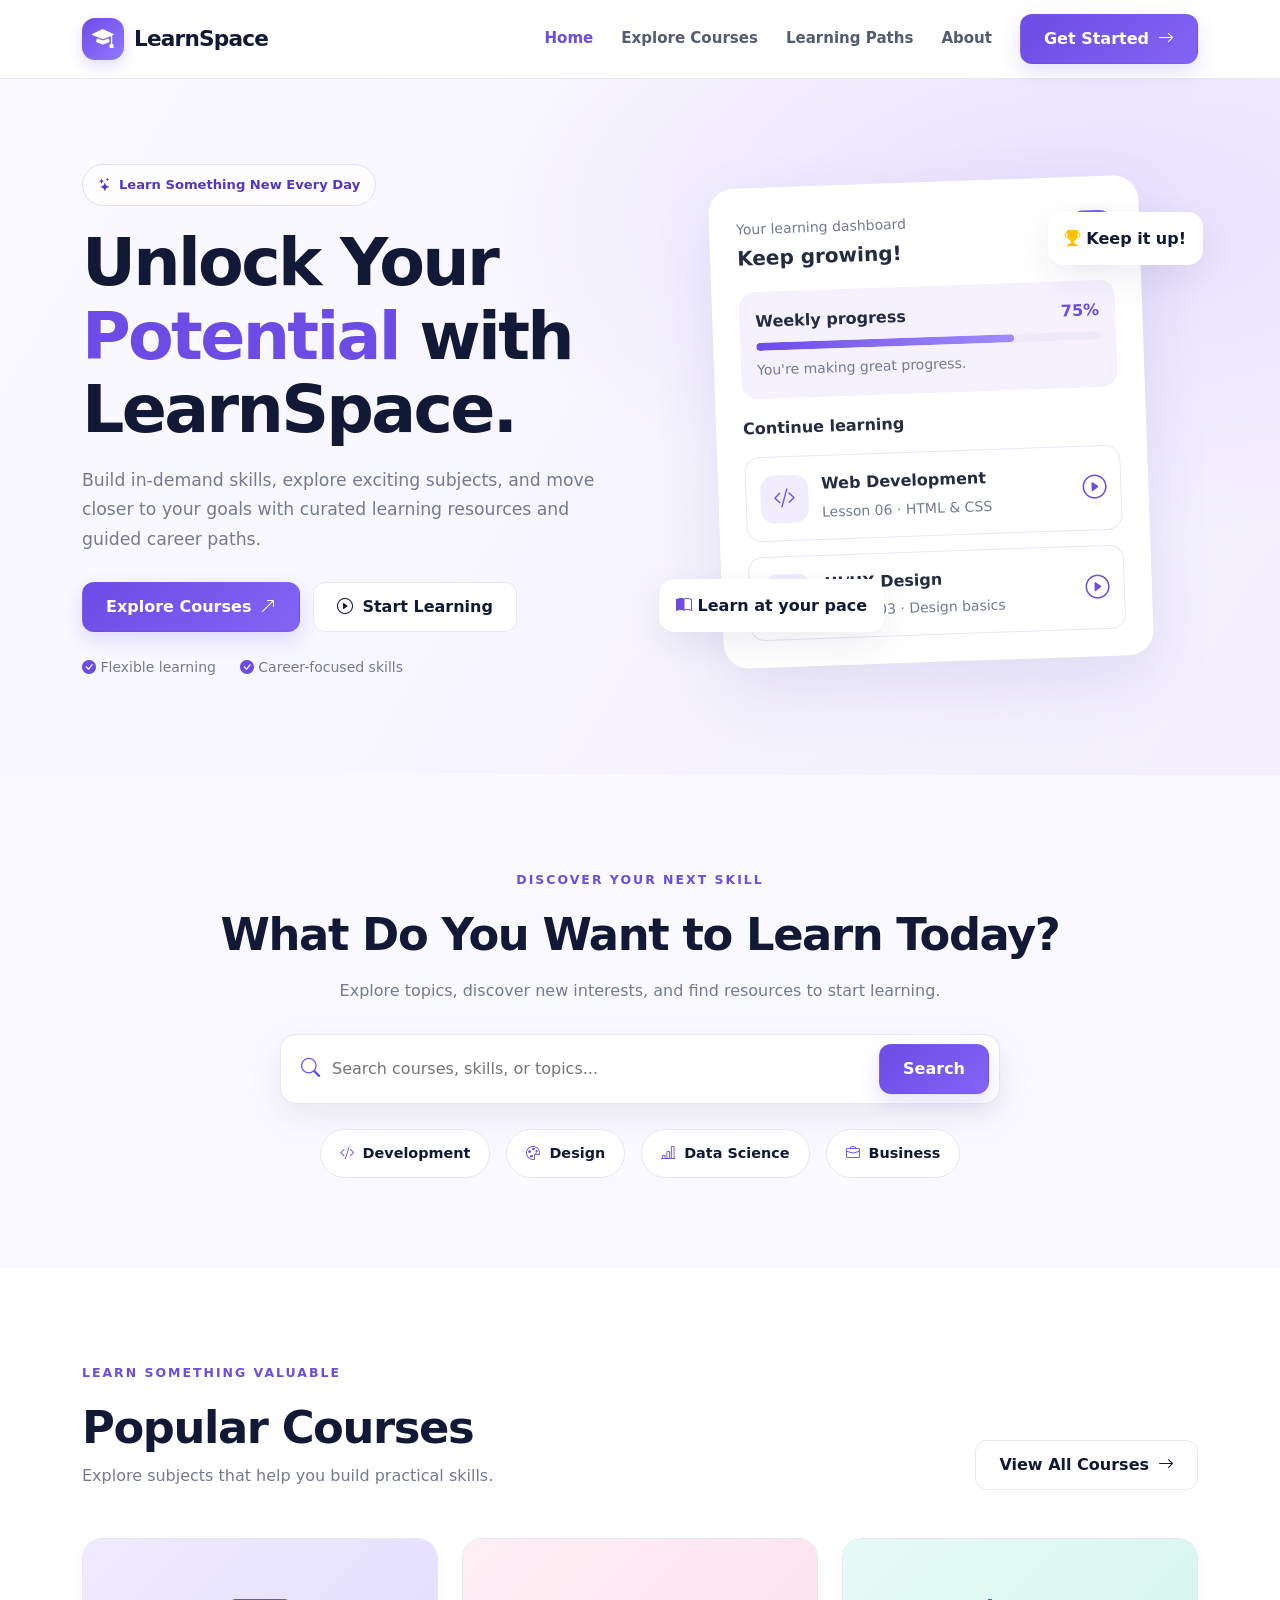
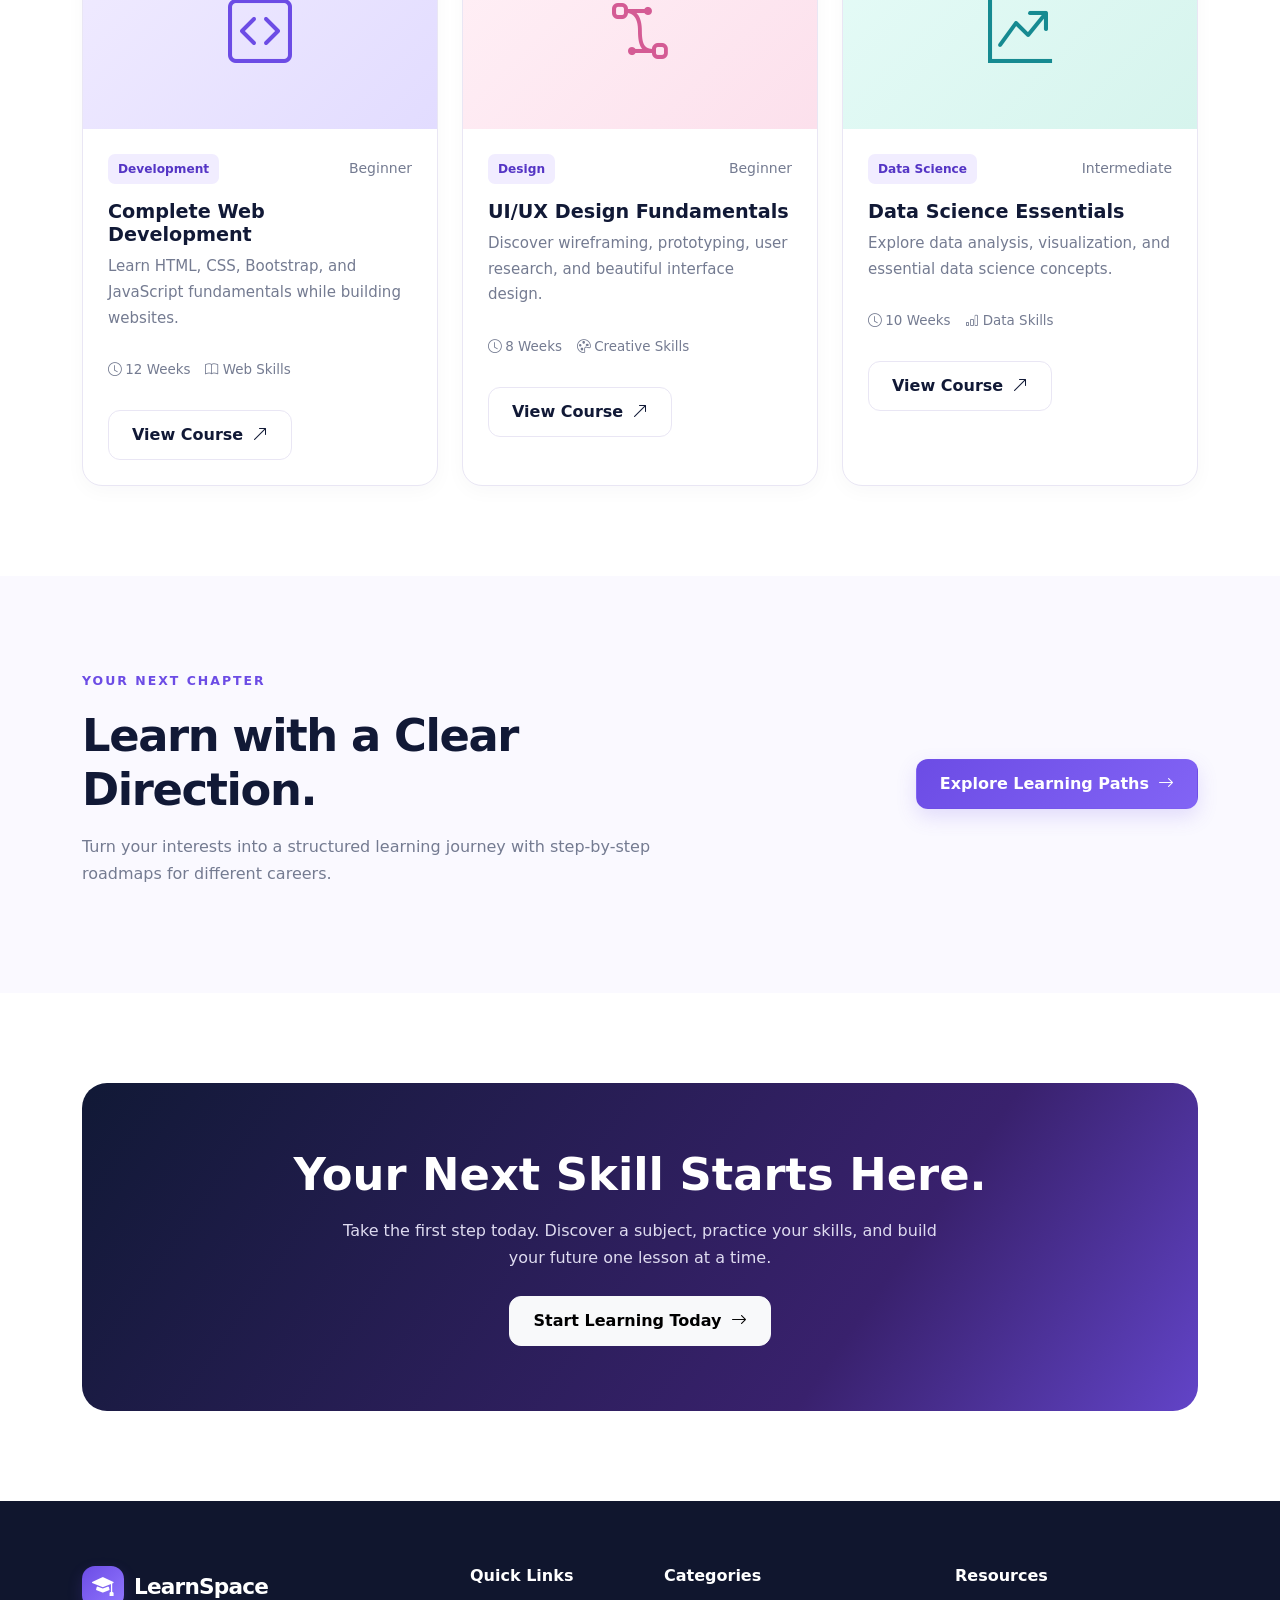
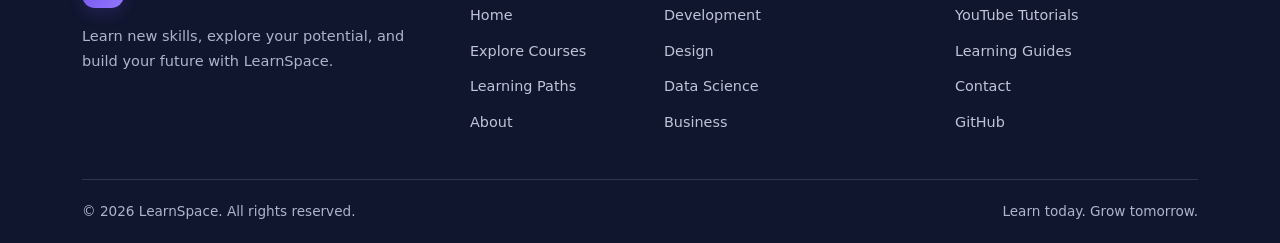
<file: index.html>
<!DOCTYPE html>
<html lang="en">
<head>
    <meta charset="UTF-8">
    <meta name="viewport" content="width=device-width, initial-scale=1.0">
    <meta name="description" content="LearnSpace helps you discover online courses and develop career-focused skills.">
    <title>LearnSpace | Learn Without Limits</title>

    <link href="https://cdn.jsdelivr.net/npm/bootstrap@5.3.3/dist/css/bootstrap.min.css" rel="stylesheet">
    <link href="https://cdn.jsdelivr.net/npm/bootstrap-icons@1.11.3/font/bootstrap-icons.min.css" rel="stylesheet">
    <link rel="stylesheet" href="style.css">
    <link rel="about" href="about.html">
    <link rel="learn" href="learning-paths.html">
    <link rel="course" href="courses.html">
    
</head>
<body>

<!-- Navbar -->
<header class="site-nav">
    <nav class="container nav-inner" aria-label="Main navigation">
        <a href="index.html" class="brand">
            <span class="brand-icon"><i class="bi bi-mortarboard-fill"></i></span>
            LearnSpace
        </a>

        <input type="checkbox" id="nav-toggle" class="nav-toggle">
        <label for="nav-toggle" class="nav-toggle-label" aria-label="Toggle navigation">
            <i class="bi bi-list"></i>
        </label>

        <div class="nav-links">
            <a href="index.html" class="active">Home</a>
            <a href="courses.html">Explore Courses</a>
            <a href="learning-paths.html">Learning Paths</a>
            <a href="about.html">About</a>
            <a href="courses.html" class="btn btn-primary-custom">Get Started <i class="bi bi-arrow-right"></i></a>
        </div>
    </nav>
</header>

<main>
    <!-- Hero -->
    <section class="hero">
        <div class="container">
            <div class="row align-items-center g-5">
                <div class="col-lg-6">
                    <span class="hero-badge">
                        <i class="bi bi-stars"></i> Learn Something New Every Day
                    </span>

                    <h1>Unlock Your <span class="text-purple">Potential</span> with LearnSpace.</h1>

                    <p>
                        Build in-demand skills, explore exciting subjects, and
                        move closer to your goals with curated learning resources
                        and guided career paths.
                    </p>

                    <div class="hero-actions">
                        <a href="#popular-courses" class="btn btn-primary-custom">
                            Explore Courses <i class="bi bi-arrow-up-right"></i>
                        </a>
                        <a href="learning-paths.html" class="btn btn-outline-custom">
                            <i class="bi bi-play-circle"></i> Start Learning
                        </a>
                    </div>

                    <div class="d-flex flex-wrap gap-4 mt-4 muted small">
                        <span><i class="bi bi-check-circle-fill text-purple"></i> Flexible learning</span>
                        <span><i class="bi bi-check-circle-fill text-purple"></i> Career-focused skills</span>
                    </div>
                </div>

                <div class="col-lg-6">
                    <div class="hero-visual">
                        <div class="dashboard">
                            <div class="dashboard-top">
                                <div>
                                    <small>Your learning dashboard</small>
                                    <h3 class="h5 fw-bold mt-1 mb-0">Keep growing!</h3>
                                </div>
                                <span class="brand-icon"><i class="bi bi-lightning-charge-fill"></i></span>
                            </div>

                            <div class="p-3 rounded-4 mb-3" style="background:#f5f1ff">
                                <div class="d-flex justify-content-between mb-2">
                                    <strong>Weekly progress</strong>
                                    <strong class="text-purple">75%</strong>
                                </div>
                                <div class="progress-track">
                                    <div class="progress-fill" style="width:75%"></div>
                                </div>
                                <small class="muted d-block mt-2">You're making great progress.</small>
                            </div>

                            <strong>Continue learning</strong>

                            <div class="mini-course">
                                <div class="mini-icon"><i class="bi bi-code-slash"></i></div>
                                <div class="flex-grow-1">
                                    <strong class="d-block">Web Development</strong>
                                    <small class="muted">Lesson 06 · HTML & CSS</small>
                                </div>
                                <i class="bi bi-play-circle text-purple fs-4"></i>
                            </div>

                            <div class="mini-course">
                                <div class="mini-icon"><i class="bi bi-palette"></i></div>
                                <div class="flex-grow-1">
                                    <strong class="d-block">UI/UX Design</strong>
                                    <small class="muted">Lesson 03 · Design basics</small>
                                </div>
                                <i class="bi bi-play-circle text-purple fs-4"></i>
                            </div>
                        </div>

                        <div class="float-card float-one">
                            <i class="bi bi-trophy-fill text-warning"></i> Keep it up!
                        </div>
                        <div class="float-card float-two">
                            <i class="bi bi-book-half text-purple"></i> Learn at your pace
                        </div>
                    </div>
                </div>
            </div>
        </div>
    </section>

    <!-- Search and categories -->
    <section id="discover" class="section-soft">
        <div class="container text-center">
            <span class="section-label">Discover your next skill</span>
            <h2 class="section-title mt-3">What Do You Want to Learn Today?</h2>
            <p class="section-description">Explore topics, discover new interests, and find resources to start learning.</p>

            <form class="search-box" action="courses.html" method="get">
                <i class="bi bi-search"></i>
                <input type="search" name="q" placeholder="Search courses, skills, or topics..." aria-label="Search courses">
                <button class="btn btn-primary-custom" type="submit">Search</button>
            </form>

            <div class="d-flex flex-wrap justify-content-center gap-3">
                <a class="category-chip" href="https://www.youtube.com/results?search_query=web+development+tutorials" target="_blank" rel="noopener noreferrer">
                    <i class="bi bi-code-slash"></i> Development
                </a>
                <a class="category-chip" href="https://www.youtube.com/results?search_query=UI+UX+design+tutorials" target="_blank" rel="noopener noreferrer">
                    <i class="bi bi-palette"></i> Design
                </a>
                <a class="category-chip" href="https://www.youtube.com/results?search_query=data+science+tutorials" target="_blank" rel="noopener noreferrer">
                    <i class="bi bi-bar-chart-line"></i> Data Science
                </a>
                <a class="category-chip" href="https://www.youtube.com/results?search_query=business+entrepreneurship+tutorials" target="_blank" rel="noopener noreferrer">
                    <i class="bi bi-briefcase"></i> Business
                </a>
            </div>
        </div>
    </section>

    <!-- Popular courses -->
    <section id="popular-courses">
        <div class="container">
            <div class="d-flex flex-wrap justify-content-between align-items-end gap-3 mb-5">
                <div>
                    <span class="section-label">Learn something valuable</span>
                    <h2 class="section-title mt-3 mb-0">Popular Courses</h2>
                    <p class="muted mt-2 mb-0">Explore subjects that help you build practical skills.</p>
                </div>
                <a href="courses.html" class="btn btn-outline-custom">View All Courses <i class="bi bi-arrow-right"></i></a>
            </div>

            <div class="row g-4">
                <div class="col-md-6 col-lg-4">
                    <article class="course-card">
                        <div class="course-art"><i class="bi bi-code-square"></i></div>
                        <div class="course-body">
                            <div class="d-flex justify-content-between align-items-center gap-2 mb-3">
                                <span class="tag">Development</span>
                                <span class="muted small">Beginner</span>
                            </div>
                            <h3>Complete Web Development</h3>
                            <p>Learn HTML, CSS, Bootstrap, and JavaScript fundamentals while building websites.</p>
                            <div class="course-meta">
                                <span><i class="bi bi-clock"></i> 12 Weeks</span>
                                <span><i class="bi bi-book"></i> Web Skills</span>
                            </div>
                            <a href="https://www.youtube.com/results?search_query=complete+web+development+course" target="_blank" rel="noopener noreferrer" class="btn btn-outline-custom mt-3">
                                View Course <i class="bi bi-arrow-up-right"></i>
                            </a>
                        </div>
                    </article>
                </div>

                <div class="col-md-6 col-lg-4">
                    <article class="course-card">
                        <div class="course-art design"><i class="bi bi-bezier2"></i></div>
                        <div class="course-body">
                            <div class="d-flex justify-content-between align-items-center gap-2 mb-3">
                                <span class="tag">Design</span>
                                <span class="muted small">Beginner</span>
                            </div>
                            <h3>UI/UX Design Fundamentals</h3>
                            <p>Discover wireframing, prototyping, user research, and beautiful interface design.</p>
                            <div class="course-meta">
                                <span><i class="bi bi-clock"></i> 8 Weeks</span>
                                <span><i class="bi bi-palette"></i> Creative Skills</span>
                            </div>
                            <a href="https://www.youtube.com/results?search_query=UI+UX+design+full+course" target="_blank" rel="noopener noreferrer" class="btn btn-outline-custom mt-3">
                                View Course <i class="bi bi-arrow-up-right"></i>
                            </a>
                        </div>
                    </article>
                </div>

                <div class="col-md-6 col-lg-4">
                    <article class="course-card">
                        <div class="course-art data"><i class="bi bi-graph-up-arrow"></i></div>
                        <div class="course-body">
                            <div class="d-flex justify-content-between align-items-center gap-2 mb-3">
                                <span class="tag">Data Science</span>
                                <span class="muted small">Intermediate</span>
                            </div>
                            <h3>Data Science Essentials</h3>
                            <p>Explore data analysis, visualization, and essential data science concepts.</p>
                            <div class="course-meta">
                                <span><i class="bi bi-clock"></i> 10 Weeks</span>
                                <span><i class="bi bi-bar-chart"></i> Data Skills</span>
                            </div>
                            <a href="https://www.youtube.com/results?search_query=data+science+complete+course" target="_blank" rel="noopener noreferrer" class="btn btn-outline-custom mt-3">
                                View Course <i class="bi bi-arrow-up-right"></i>
                            </a>
                        </div>
                    </article>
                </div>
            </div>
        </div>
    </section>

    <!-- Learning path preview -->
    <section class="section-soft">
        <div class="container">
            <div class="row align-items-center g-4">
                <div class="col-lg-7">
                    <span class="section-label">Your next chapter</span>
                    <h2 class="section-title mt-3">Learn with a Clear Direction.</h2>
                    <p class="muted mt-3">Turn your interests into a structured learning journey with step-by-step roadmaps for different careers.</p>
                </div>
                <div class="col-lg-5 text-lg-end">
                    <a href="learning-paths.html" class="btn btn-primary-custom">
                        Explore Learning Paths <i class="bi bi-arrow-right"></i>
                    </a>
                </div>
            </div>
        </div>
    </section>

    <!-- CTA -->
    <section>
        <div class="container">
            <div class="cta-section">
                <h2>Your Next Skill Starts Here.</h2>
                <p>Take the first step today. Discover a subject, practice your skills, and build your future one lesson at a time.</p>
                <a href="courses.html" class="btn btn-light">Start Learning Today <i class="bi bi-arrow-right"></i></a>
            </div>
        </div>
    </section>
</main>

<!-- Footer -->
<footer class="site-footer">
    <div class="container">
        <div class="row g-5">
            <div class="col-lg-4 col-md-6">
                <a href="index.html" class="brand">
                    <span class="brand-icon"><i class="bi bi-mortarboard-fill"></i></span>
                    LearnSpace
                </a>
                <p class="mt-3">Learn new skills, explore your potential, and build your future with LearnSpace.</p>
            </div>

            <div class="col-6 col-lg-2 col-md-6">
                <h3>Quick Links</h3>
                <div class="footer-links">
                    <a href="index.html">Home</a>
                    <a href="courses.html">Explore Courses</a>
                    <a href="learning-paths.html">Learning Paths</a>
                    <a href="about.html">About</a>
                </div>
            </div>

            <div class="col-6 col-lg-3 col-md-6">
                <h3>Categories</h3>
                <div class="footer-links">
                    <a href="https://www.youtube.com/results?search_query=web+development" target="_blank" rel="noopener noreferrer">Development</a>
                    <a href="https://www.youtube.com/results?search_query=UI+UX+design" target="_blank" rel="noopener noreferrer">Design</a>
                    <a href="https://www.youtube.com/results?search_query=data+science" target="_blank" rel="noopener noreferrer">Data Science</a>
                    <a href="https://www.youtube.com/results?search_query=business+entrepreneurship" target="_blank" rel="noopener noreferrer">Business</a>
                </div>
            </div>

            <div class="col-lg-3 col-md-6">
                <h3>Resources</h3>
                <div class="footer-links">
                    <a href="https://www.youtube.com/" target="_blank" rel="noopener noreferrer">YouTube Tutorials</a>
                    <a href="https://developer.mozilla.org/" target="_blank" rel="noopener noreferrer">Learning Guides</a>
                    <a href="mailto:hello@learnspace.example">Contact</a>
                    <a href="https://github.com/" target="_blank" rel="noopener noreferrer">GitHub</a>
                </div>
            </div>
        </div>

        <div class="footer-bottom d-flex flex-wrap justify-content-between gap-2">
            <span>© 2026 LearnSpace. All rights reserved.</span>
            <span>Learn today. Grow tomorrow.</span>
        </div>
    </div>
</footer>

</body>
</html>
</file>
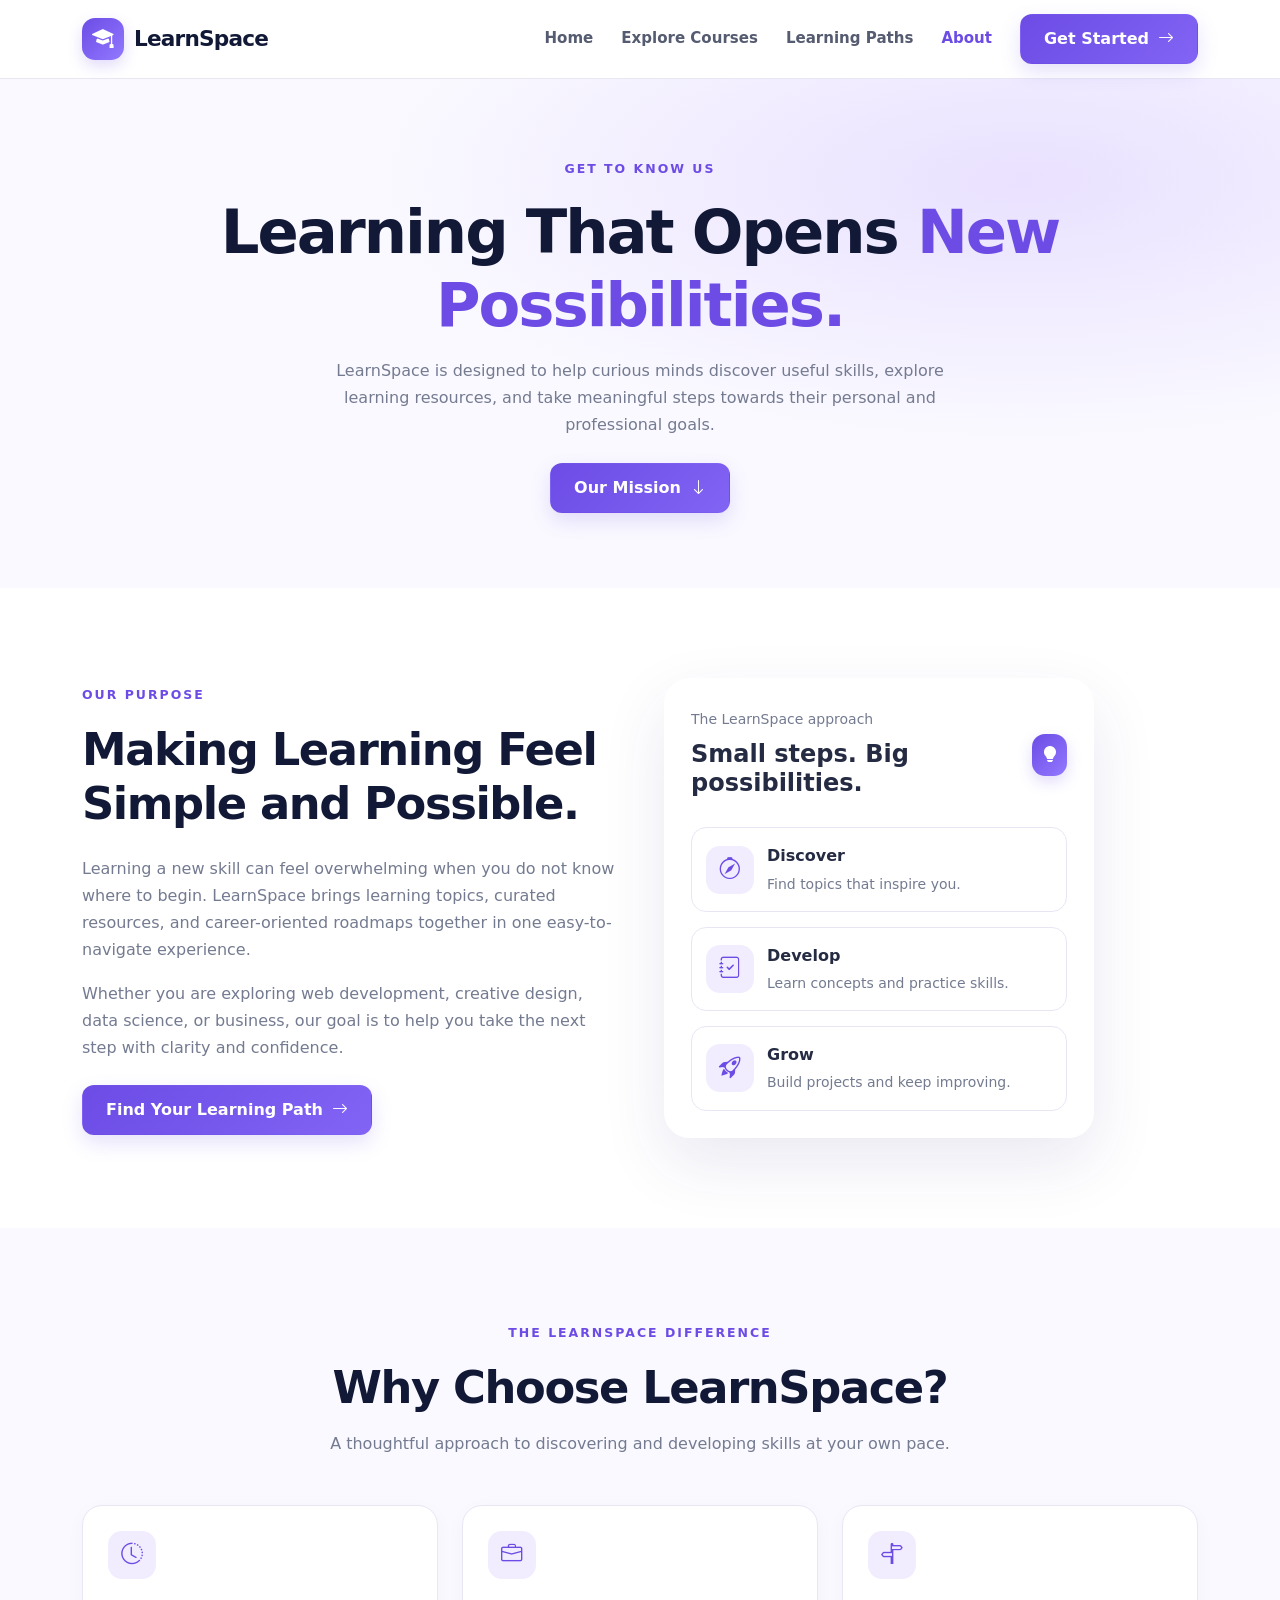
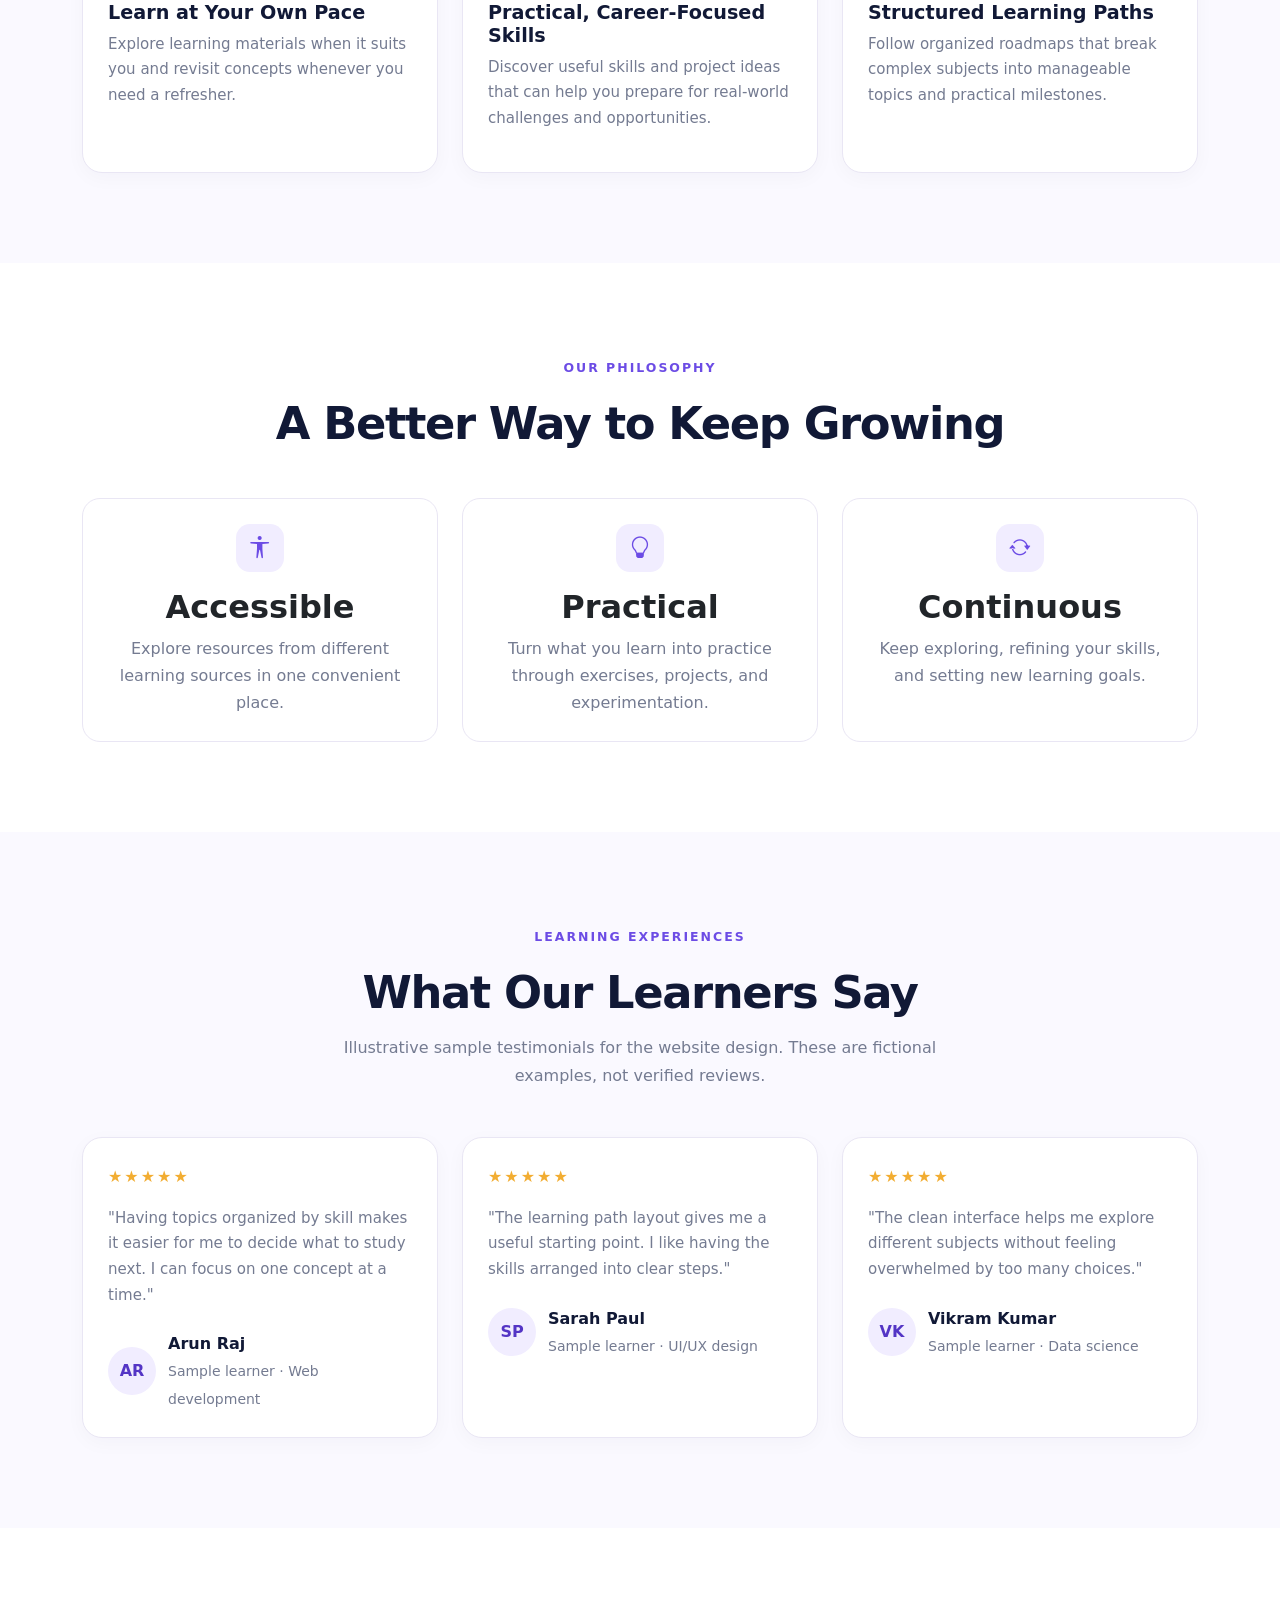
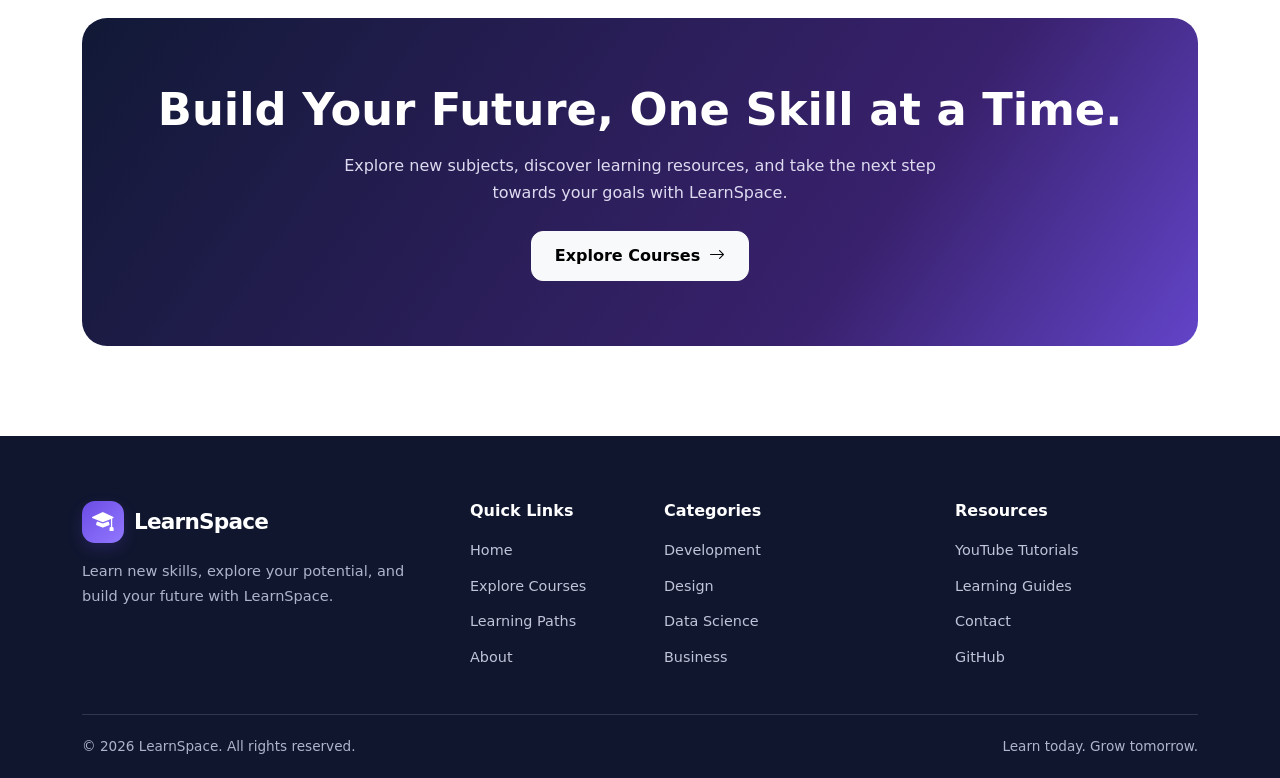
<file: about.html>
<!DOCTYPE html>
<html lang="en">
<head>
    <meta charset="UTF-8">
    <meta name="viewport" content="width=device-width, initial-scale=1.0">
    <meta name="description" content="Discover the LearnSpace mission and approach to accessible, practical learning.">
    <title>About LearnSpace | Learn Without Limits</title>
    <link href="https://cdn.jsdelivr.net/npm/bootstrap@5.3.3/dist/css/bootstrap.min.css" rel="stylesheet">
    <link href="https://cdn.jsdelivr.net/npm/bootstrap-icons@1.11.3/font/bootstrap-icons.min.css" rel="stylesheet">
    <link rel="stylesheet" href="style.css">
</head>
<body>

<header class="site-nav">
    <nav class="container nav-inner" aria-label="Main navigation">
        <a href="index.html" class="brand">
            <span class="brand-icon"><i class="bi bi-mortarboard-fill"></i></span>
            LearnSpace
        </a>
        <input type="checkbox" id="nav-toggle" class="nav-toggle">
        <label for="nav-toggle" class="nav-toggle-label" aria-label="Toggle navigation"><i class="bi bi-list"></i></label>
        <div class="nav-links">
            <a href="index.html">Home</a>
            <a href="courses.html">Explore Courses</a>
            <a href="learning-paths.html">Learning Paths</a>
            <a href="about.html" class="active">About</a>
            <a href="courses.html" class="btn btn-primary-custom">Get Started <i class="bi bi-arrow-right"></i></a>
        </div>
    </nav>
</header>

<main>
    <!-- About hero -->
    <section class="page-hero">
        <div class="container">
            <span class="section-label">Get to know us</span>
            <h1>Learning That Opens <span class="text-purple">New Possibilities.</span></h1>
            <p>LearnSpace is designed to help curious minds discover useful skills, explore learning resources, and take meaningful steps towards their personal and professional goals.</p>
            <div class="mt-4">
                <a href="#our-mission" class="btn btn-primary-custom">Our Mission <i class="bi bi-arrow-down"></i></a>
            </div>
        </div>
    </section>

    <!-- Mission -->
    <section id="our-mission">
        <div class="container">
            <div class="row align-items-center g-5">
                <div class="col-lg-6">
                    <span class="section-label">Our purpose</span>
                    <h2 class="section-title mt-3">Making Learning Feel Simple and Possible.</h2>
                    <p class="muted mt-4">
                        Learning a new skill can feel overwhelming when you do not know where to begin.
                        LearnSpace brings learning topics, curated resources, and career-oriented roadmaps
                        together in one easy-to-navigate experience.
                    </p>
                    <p class="muted">
                        Whether you are exploring web development, creative design, data science, or business,
                        our goal is to help you take the next step with clarity and confidence.
                    </p>
                    <a href="learning-paths.html" class="btn btn-primary-custom mt-2">Find Your Learning Path <i class="bi bi-arrow-right"></i></a>
                </div>

                <div class="col-lg-6">
                    <div class="dashboard" style="transform:none">
                        <div class="dashboard-top">
                            <div>
                                <small>The LearnSpace approach</small>
                                <h3 class="h4 fw-bold mt-2">Small steps. Big possibilities.</h3>
                            </div>
                            <span class="brand-icon"><i class="bi bi-lightbulb-fill"></i></span>
                        </div>

                        <div class="mini-course">
                            <div class="mini-icon"><i class="bi bi-compass"></i></div>
                            <div>
                                <strong class="d-block">Discover</strong>
                                <small class="muted">Find topics that inspire you.</small>
                            </div>
                        </div>

                        <div class="mini-course">
                            <div class="mini-icon"><i class="bi bi-journal-check"></i></div>
                            <div>
                                <strong class="d-block">Develop</strong>
                                <small class="muted">Learn concepts and practice skills.</small>
                            </div>
                        </div>

                        <div class="mini-course">
                            <div class="mini-icon"><i class="bi bi-rocket-takeoff"></i></div>
                            <div>
                                <strong class="d-block">Grow</strong>
                                <small class="muted">Build projects and keep improving.</small>
                            </div>
                        </div>
                    </div>
                </div>
            </div>
        </div>
    </section>

    <!-- Benefits -->
    <section class="section-soft" id="benefits">
        <div class="container">
            <div class="text-center mb-5">
                <span class="section-label">The LearnSpace difference</span>
                <h2 class="section-title mt-3">Why Choose LearnSpace?</h2>
                <p class="section-description">A thoughtful approach to discovering and developing skills at your own pace.</p>
            </div>

            <div class="row g-4">
                <div class="col-md-6 col-lg-4">
                    <article class="benefit-card">
                        <div class="benefit-icon"><i class="bi bi-clock-history"></i></div>
                        <h3>Learn at Your Own Pace</h3>
                        <p>Explore learning materials when it suits you and revisit concepts whenever you need a refresher.</p>
                    </article>
                </div>

                <div class="col-md-6 col-lg-4">
                    <article class="benefit-card">
                        <div class="benefit-icon"><i class="bi bi-briefcase"></i></div>
                        <h3>Practical, Career-Focused Skills</h3>
                        <p>Discover useful skills and project ideas that can help you prepare for real-world challenges and opportunities.</p>
                    </article>
                </div>

                <div class="col-md-6 col-lg-4">
                    <article class="benefit-card">
                        <div class="benefit-icon"><i class="bi bi-signpost-split"></i></div>
                        <h3>Structured Learning Paths</h3>
                        <p>Follow organized roadmaps that break complex subjects into manageable topics and practical milestones.</p>
                    </article>
                </div>
            </div>
        </div>
    </section>

    <!-- Learning principles -->
    <section>
        <div class="container">
            <div class="text-center mb-5">
                <span class="section-label">Our philosophy</span>
                <h2 class="section-title mt-3">A Better Way to Keep Growing</h2>
            </div>

            <div class="row g-4">
                <div class="col-md-4">
                    <div class="stat-card">
                        <div class="benefit-icon mx-auto"><i class="bi bi-universal-access"></i></div>
                        <h3 class="h5 text-dark mt-3">Accessible</h3>
                        <p class="muted mb-0">Explore resources from different learning sources in one convenient place.</p>
                    </div>
                </div>

                <div class="col-md-4">
                    <div class="stat-card">
                        <div class="benefit-icon mx-auto"><i class="bi bi-lightbulb"></i></div>
                        <h3 class="h5 text-dark mt-3">Practical</h3>
                        <p class="muted mb-0">Turn what you learn into practice through exercises, projects, and experimentation.</p>
                    </div>
                </div>

                <div class="col-md-4">
                    <div class="stat-card">
                        <div class="benefit-icon mx-auto"><i class="bi bi-arrow-repeat"></i></div>
                        <h3 class="h5 text-dark mt-3">Continuous</h3>
                        <p class="muted mb-0">Keep exploring, refining your skills, and setting new learning goals.</p>
                    </div>
                </div>
            </div>
        </div>
    </section>

    <!-- Demonstration testimonials -->
    <section class="section-soft" id="testimonials">
        <div class="container">
            <div class="text-center mb-5">
                <span class="section-label">Learning experiences</span>
                <h2 class="section-title mt-3">What Our Learners Say</h2>
                <p class="section-description">Illustrative sample testimonials for the website design. These are fictional examples, not verified reviews.</p>
            </div>

            <div class="row g-4">
                <div class="col-md-6 col-lg-4">
                    <article class="testimonial-card">
                        <div class="stars" aria-label="Five out of five stars">★★★★★</div>
                        <p class="mt-3">"Having topics organized by skill makes it easier for me to decide what to study next. I can focus on one concept at a time."</p>
                        <div class="person">
                            <div class="avatar">AR</div>
                            <div>
                                <strong>Arun Raj</strong>
                                <small>Sample learner · Web development</small>
                            </div>
                        </div>
                    </article>
                </div>

                <div class="col-md-6 col-lg-4">
                    <article class="testimonial-card">
                        <div class="stars" aria-label="Five out of five stars">★★★★★</div>
                        <p class="mt-3">"The learning path layout gives me a useful starting point. I like having the skills arranged into clear steps."</p>
                        <div class="person">
                            <div class="avatar">SP</div>
                            <div>
                                <strong>Sarah Paul</strong>
                                <small>Sample learner · UI/UX design</small>
                            </div>
                        </div>
                    </article>
                </div>

                <div class="col-md-6 col-lg-4">
                    <article class="testimonial-card">
                        <div class="stars" aria-label="Five out of five stars">★★★★★</div>
                        <p class="mt-3">"The clean interface helps me explore different subjects without feeling overwhelmed by too many choices."</p>
                        <div class="person">
                            <div class="avatar">VK</div>
                            <div>
                                <strong>Vikram Kumar</strong>
                                <small>Sample learner · Data science</small>
                            </div>
                        </div>
                    </article>
                </div>
            </div>
        </div>
    </section>

    <!-- CTA -->
    <section>
        <div class="container">
            <div class="cta-section">
                <h2>Build Your Future, One Skill at a Time.</h2>
                <p>Explore new subjects, discover learning resources, and take the next step towards your goals with LearnSpace.</p>
                <a href="courses.html" class="btn btn-light">Explore Courses <i class="bi bi-arrow-right"></i></a>
            </div>
        </div>
    </section>
</main>

<footer class="site-footer">
    <div class="container">
        <div class="row g-5">
            <div class="col-lg-4 col-md-6">
                <a href="index.html" class="brand"><span class="brand-icon"><i class="bi bi-mortarboard-fill"></i></span>LearnSpace</a>
                <p class="mt-3">Learn new skills, explore your potential, and build your future with LearnSpace.</p>
            </div>

            <div class="col-6 col-lg-2 col-md-6">
                <h3>Quick Links</h3>
                <div class="footer-links">
                    <a href="index.html">Home</a>
                    <a href="courses.html">Explore Courses</a>
                    <a href="learning-paths.html">Learning Paths</a>
                    <a href="about.html">About</a>
                </div>
            </div>

            <div class="col-6 col-lg-3 col-md-6">
                <h3>Categories</h3>
                <div class="footer-links">
                    <a href="https://www.youtube.com/results?search_query=web+development" target="_blank" rel="noopener noreferrer">Development</a>
                    <a href="https://www.youtube.com/results?search_query=UI+UX+design" target="_blank" rel="noopener noreferrer">Design</a>
                    <a href="https://www.youtube.com/results?search_query=data+science" target="_blank" rel="noopener noreferrer">Data Science</a>
                    <a href="https://www.youtube.com/results?search_query=business+entrepreneurship" target="_blank" rel="noopener noreferrer">Business</a>
                </div>
            </div>

            <div class="col-lg-3 col-md-6">
                <h3>Resources</h3>
                <div class="footer-links">
                    <a href="https://www.youtube.com/" target="_blank" rel="noopener noreferrer">YouTube Tutorials</a>
                    <a href="https://developer.mozilla.org/" target="_blank" rel="noopener noreferrer">Learning Guides</a>
                    <a href="mailto:hello@learnspace.example">Contact</a>
                    <a href="https://github.com/" target="_blank" rel="noopener noreferrer">GitHub</a>
                </div>
            </div>
        </div>

        <div class="footer-bottom d-flex flex-wrap justify-content-between gap-2">
            <span>© 2026 LearnSpace. All rights reserved.</span>
            <span>Learn today. Grow tomorrow.</span>
        </div>
    </div>
</footer>
</body>
</html>
</file>
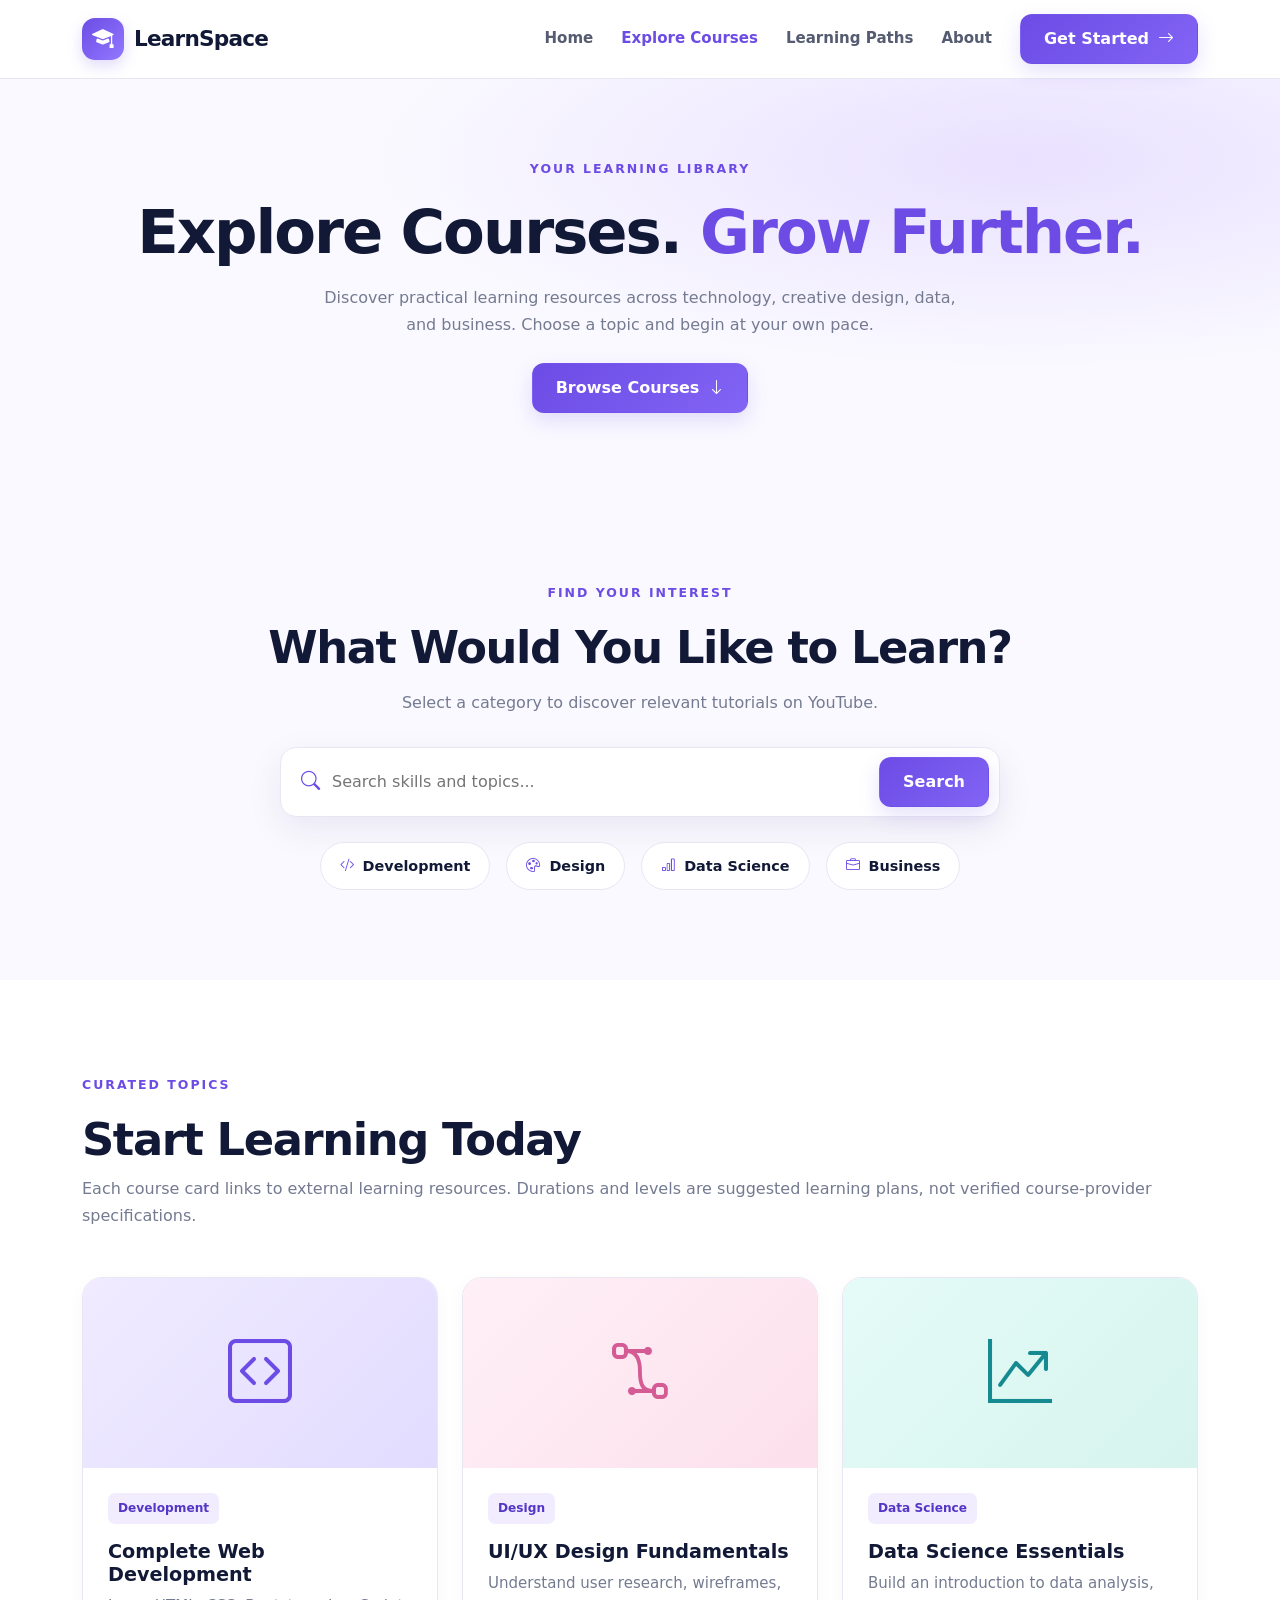
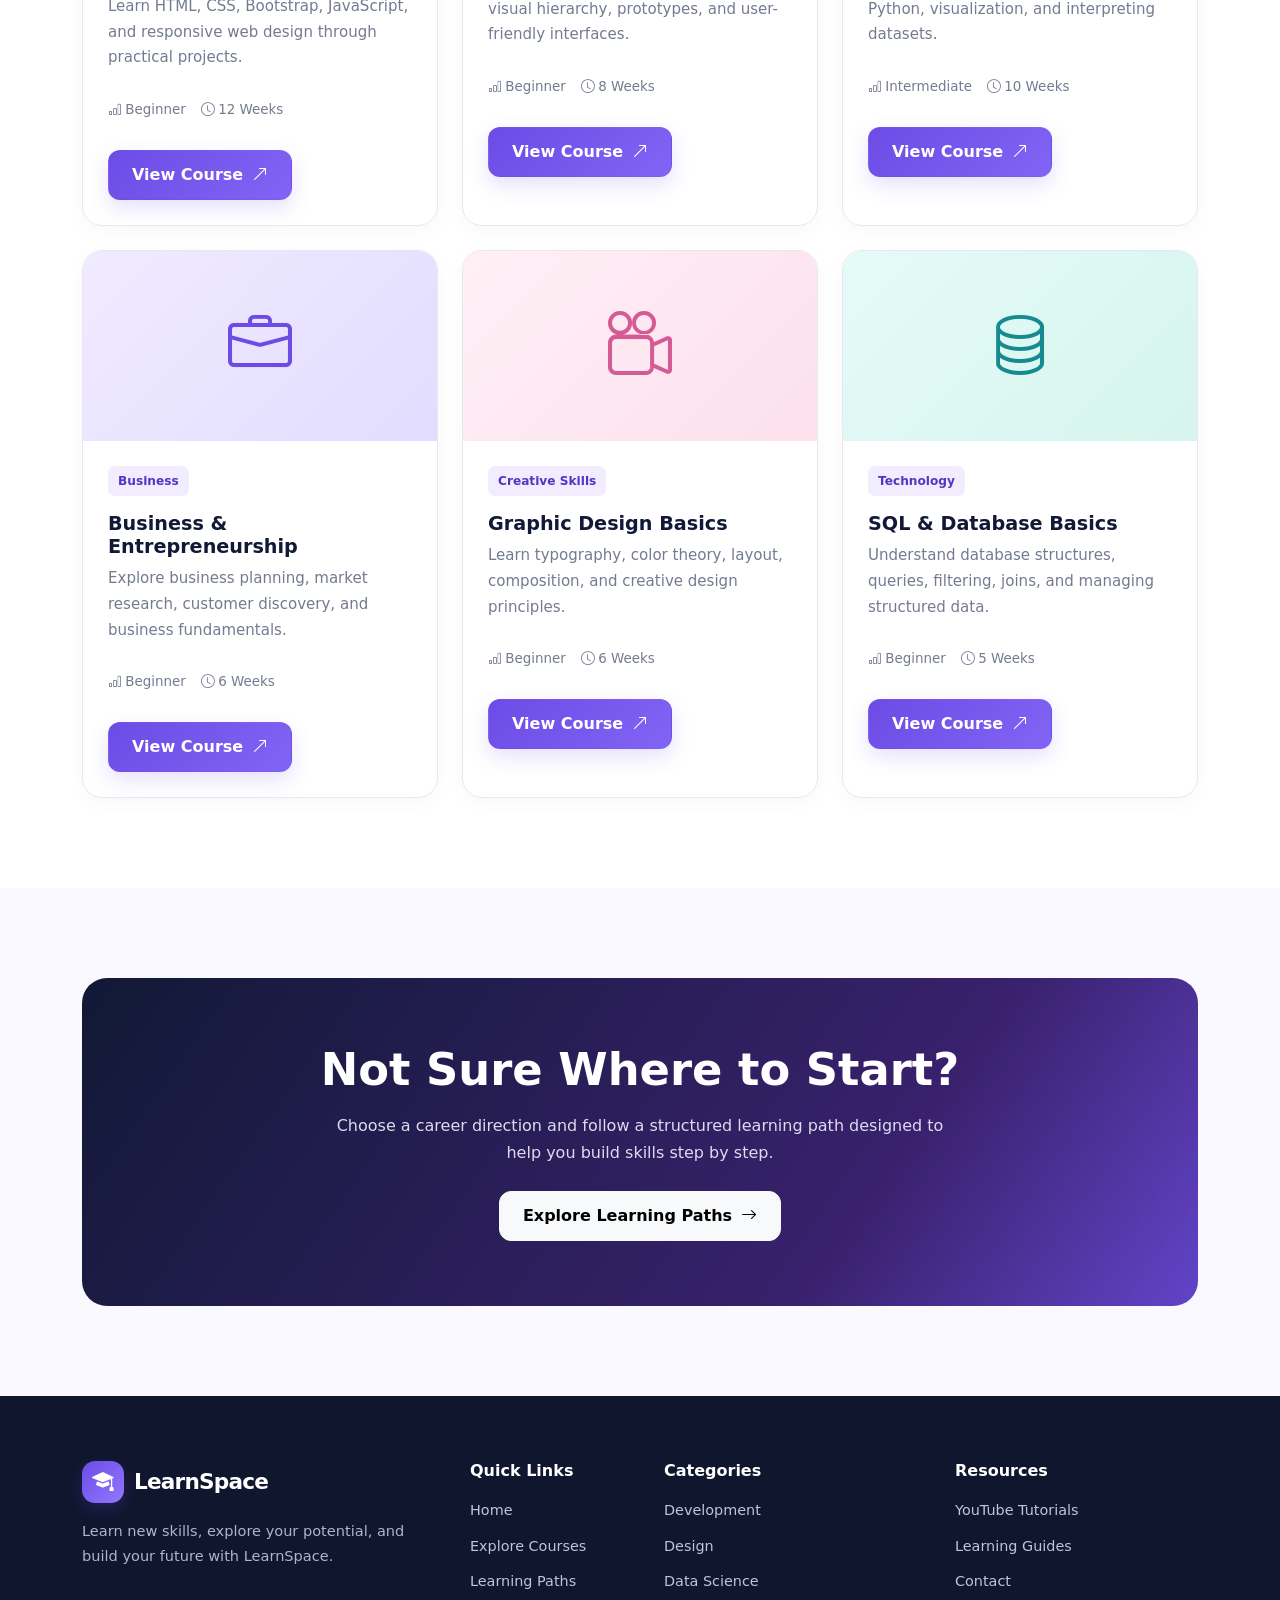
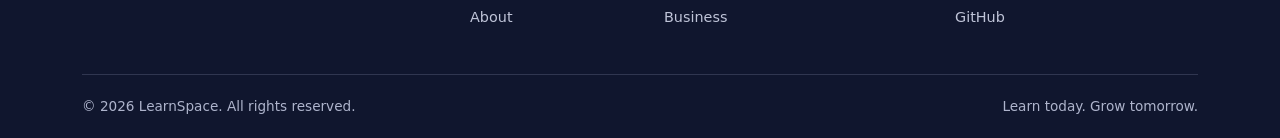
<file: courses.html>
<!DOCTYPE html>
<html lang="en">
<head>
    <meta charset="UTF-8">
    <meta name="viewport" content="width=device-width, initial-scale=1.0">
    <meta name="description" content="Explore web development, UI/UX design, data science, and business learning resources.">
    <title>Explore Courses | LearnSpace</title>
    <link href="https://cdn.jsdelivr.net/npm/bootstrap@5.3.3/dist/css/bootstrap.min.css" rel="stylesheet">
    <link href="https://cdn.jsdelivr.net/npm/bootstrap-icons@1.11.3/font/bootstrap-icons.min.css" rel="stylesheet">
    <link rel="stylesheet" href="style.css">
</head>
<body>

<header class="site-nav">
    <nav class="container nav-inner" aria-label="Main navigation">
        <a href="index.html" class="brand">
            <span class="brand-icon"><i class="bi bi-mortarboard-fill"></i></span>
            LearnSpace
        </a>
        <input type="checkbox" id="nav-toggle" class="nav-toggle">
        <label for="nav-toggle" class="nav-toggle-label" aria-label="Toggle navigation"><i class="bi bi-list"></i></label>
        <div class="nav-links">
            <a href="index.html">Home</a>
            <a href="courses.html" class="active">Explore Courses</a>
            <a href="learning-paths.html">Learning Paths</a>
            <a href="about.html">About</a>
            <a href="#course-list" class="btn btn-primary-custom">Get Started <i class="bi bi-arrow-right"></i></a>
        </div>
    </nav>
</header>

<main>
    <!-- Page introduction -->
    <section class="page-hero">
        <div class="container">
            <span class="section-label">Your learning library</span>
            <h1>Explore Courses. <span class="text-purple">Grow Further.</span></h1>
            <p>Discover practical learning resources across technology, creative design, data, and business. Choose a topic and begin at your own pace.</p>
            <div class="mt-4">
                <a href="#course-list" class="btn btn-primary-custom">Browse Courses <i class="bi bi-arrow-down"></i></a>
            </div>
        </div>
    </section>

    <!-- Course search -->
    <section class="section-soft" id="course-list">
        <div class="container">
            <div class="text-center">
                <span class="section-label">Find your interest</span>
                <h2 class="section-title mt-3">What Would You Like to Learn?</h2>
                <p class="section-description">Select a category to discover relevant tutorials on YouTube.</p>

                <form class="search-box" action="courses.html" method="get">
                    <i class="bi bi-search"></i>
                    <input type="search" name="q" placeholder="Search skills and topics..." aria-label="Search learning topics">
                    <button type="submit" class="btn btn-primary-custom">Search</button>
                </form>

                <div class="d-flex flex-wrap justify-content-center gap-3">
                    <a class="category-chip" href="#development"><i class="bi bi-code-slash"></i> Development</a>
                    <a class="category-chip" href="#design"><i class="bi bi-palette"></i> Design</a>
                    <a class="category-chip" href="#data-science"><i class="bi bi-bar-chart"></i> Data Science</a>
                    <a class="category-chip" href="#business"><i class="bi bi-briefcase"></i> Business</a>
                </div>
            </div>
        </div>
    </section>

    <!-- Course catalog -->
    <section>
        <div class="container">
            <div class="mb-5">
                <span class="section-label">Curated topics</span>
                <h2 class="section-title mt-3">Start Learning Today</h2>
                <p class="muted">Each course card links to external learning resources. Durations and levels are suggested learning plans, not verified course-provider specifications.</p>
            </div>

            <div class="row g-4">
                <div class="col-md-6 col-lg-4" id="development">
                    <article class="course-card">
                        <div class="course-art"><i class="bi bi-code-square"></i></div>
                        <div class="course-body">
                            <span class="tag align-self-start mb-3">Development</span>
                            <h3>Complete Web Development</h3>
                            <p>Learn HTML, CSS, Bootstrap, JavaScript, and responsive web design through practical projects.</p>
                            <div class="course-meta">
                                <span><i class="bi bi-bar-chart"></i> Beginner</span>
                                <span><i class="bi bi-clock"></i> 12 Weeks</span>
                            </div>
                            <a href="https://www.youtube.com/results?search_query=complete+web+development+course+for+beginners" target="_blank" rel="noopener noreferrer" class="btn btn-primary-custom mt-3">View Course <i class="bi bi-arrow-up-right"></i></a>
                        </div>
                    </article>
                </div>

                <div class="col-md-6 col-lg-4" id="design">
                    <article class="course-card">
                        <div class="course-art design"><i class="bi bi-bezier2"></i></div>
                        <div class="course-body">
                            <span class="tag align-self-start mb-3">Design</span>
                            <h3>UI/UX Design Fundamentals</h3>
                            <p>Understand user research, wireframes, visual hierarchy, prototypes, and user-friendly interfaces.</p>
                            <div class="course-meta">
                                <span><i class="bi bi-bar-chart"></i> Beginner</span>
                                <span><i class="bi bi-clock"></i> 8 Weeks</span>
                            </div>
                            <a href="https://www.youtube.com/results?search_query=UI+UX+design+full+course+for+beginners" target="_blank" rel="noopener noreferrer" class="btn btn-primary-custom mt-3">View Course <i class="bi bi-arrow-up-right"></i></a>
                        </div>
                    </article>
                </div>

                <div class="col-md-6 col-lg-4" id="data-science">
                    <article class="course-card">
                        <div class="course-art data"><i class="bi bi-graph-up-arrow"></i></div>
                        <div class="course-body">
                            <span class="tag align-self-start mb-3">Data Science</span>
                            <h3>Data Science Essentials</h3>
                            <p>Build an introduction to data analysis, Python, visualization, and interpreting datasets.</p>
                            <div class="course-meta">
                                <span><i class="bi bi-bar-chart"></i> Intermediate</span>
                                <span><i class="bi bi-clock"></i> 10 Weeks</span>
                            </div>
                            <a href="https://www.youtube.com/results?search_query=data+science+course+Python+data+analysis" target="_blank" rel="noopener noreferrer" class="btn btn-primary-custom mt-3">View Course <i class="bi bi-arrow-up-right"></i></a>
                        </div>
                    </article>
                </div>

                <div class="col-md-6 col-lg-4" id="business">
                    <article class="course-card">
                        <div class="course-art"><i class="bi bi-briefcase"></i></div>
                        <div class="course-body">
                            <span class="tag align-self-start mb-3">Business</span>
                            <h3>Business & Entrepreneurship</h3>
                            <p>Explore business planning, market research, customer discovery, and business fundamentals.</p>
                            <div class="course-meta">
                                <span><i class="bi bi-bar-chart"></i> Beginner</span>
                                <span><i class="bi bi-clock"></i> 6 Weeks</span>
                            </div>
                            <a href="https://www.youtube.com/results?search_query=business+entrepreneurship+course+for+beginners" target="_blank" rel="noopener noreferrer" class="btn btn-primary-custom mt-3">View Course <i class="bi bi-arrow-up-right"></i></a>
                        </div>
                    </article>
                </div>

                <div class="col-md-6 col-lg-4">
                    <article class="course-card">
                        <div class="course-art design"><i class="bi bi-camera-reels"></i></div>
                        <div class="course-body">
                            <span class="tag align-self-start mb-3">Creative Skills</span>
                            <h3>Graphic Design Basics</h3>
                            <p>Learn typography, color theory, layout, composition, and creative design principles.</p>
                            <div class="course-meta">
                                <span><i class="bi bi-bar-chart"></i> Beginner</span>
                                <span><i class="bi bi-clock"></i> 6 Weeks</span>
                            </div>
                            <a href="https://www.youtube.com/results?search_query=graphic+design+fundamentals+course" target="_blank" rel="noopener noreferrer" class="btn btn-primary-custom mt-3">View Course <i class="bi bi-arrow-up-right"></i></a>
                        </div>
                    </article>
                </div>

                <div class="col-md-6 col-lg-4">
                    <article class="course-card">
                        <div class="course-art data"><i class="bi bi-database"></i></div>
                        <div class="course-body">
                            <span class="tag align-self-start mb-3">Technology</span>
                            <h3>SQL & Database Basics</h3>
                            <p>Understand database structures, queries, filtering, joins, and managing structured data.</p>
                            <div class="course-meta">
                                <span><i class="bi bi-bar-chart"></i> Beginner</span>
                                <span><i class="bi bi-clock"></i> 5 Weeks</span>
                            </div>
                            <a href="https://www.youtube.com/results?search_query=SQL+database+course+for+beginners" target="_blank" rel="noopener noreferrer" class="btn btn-primary-custom mt-3">View Course <i class="bi bi-arrow-up-right"></i></a>
                        </div>
                    </article>
                </div>
            </div>
        </div>
    </section>

    <section class="section-soft">
        <div class="container">
            <div class="cta-section">
                <h2>Not Sure Where to Start?</h2>
                <p>Choose a career direction and follow a structured learning path designed to help you build skills step by step.</p>
                <a href="learning-paths.html" class="btn btn-light">Explore Learning Paths <i class="bi bi-arrow-right"></i></a>
            </div>
        </div>
    </section>
</main>

<footer class="site-footer">
    <div class="container">
        <div class="row g-5">
            <div class="col-lg-4 col-md-6">
                <a href="index.html" class="brand"><span class="brand-icon"><i class="bi bi-mortarboard-fill"></i></span>LearnSpace</a>
                <p class="mt-3">Learn new skills, explore your potential, and build your future with LearnSpace.</p>
            </div>
            <div class="col-6 col-lg-2 col-md-6">
                <h3>Quick Links</h3>
                <div class="footer-links">
                    <a href="index.html">Home</a>
                    <a href="courses.html">Explore Courses</a>
                    <a href="learning-paths.html">Learning Paths</a>
                    <a href="about.html">About</a>
                </div>
            </div>
            <div class="col-6 col-lg-3 col-md-6">
                <h3>Categories</h3>
                <div class="footer-links">
                    <a href="#development">Development</a>
                    <a href="#design">Design</a>
                    <a href="#data-science">Data Science</a>
                    <a href="#business">Business</a>
                </div>
            </div>
            <div class="col-lg-3 col-md-6">
                <h3>Resources</h3>
                <div class="footer-links">
                    <a href="https://www.youtube.com/" target="_blank" rel="noopener noreferrer">YouTube Tutorials</a>
                    <a href="https://developer.mozilla.org/" target="_blank" rel="noopener noreferrer">Learning Guides</a>
                    <a href="mailto:hello@learnspace.example">Contact</a>
                    <a href="https://github.com/" target="_blank" rel="noopener noreferrer">GitHub</a>
                </div>
            </div>
        </div>
        <div class="footer-bottom d-flex flex-wrap justify-content-between gap-2">
            <span>© 2026 LearnSpace. All rights reserved.</span>
            <span>Learn today. Grow tomorrow.</span>
        </div>
    </div>
</footer>
</body>
</html>
</file>
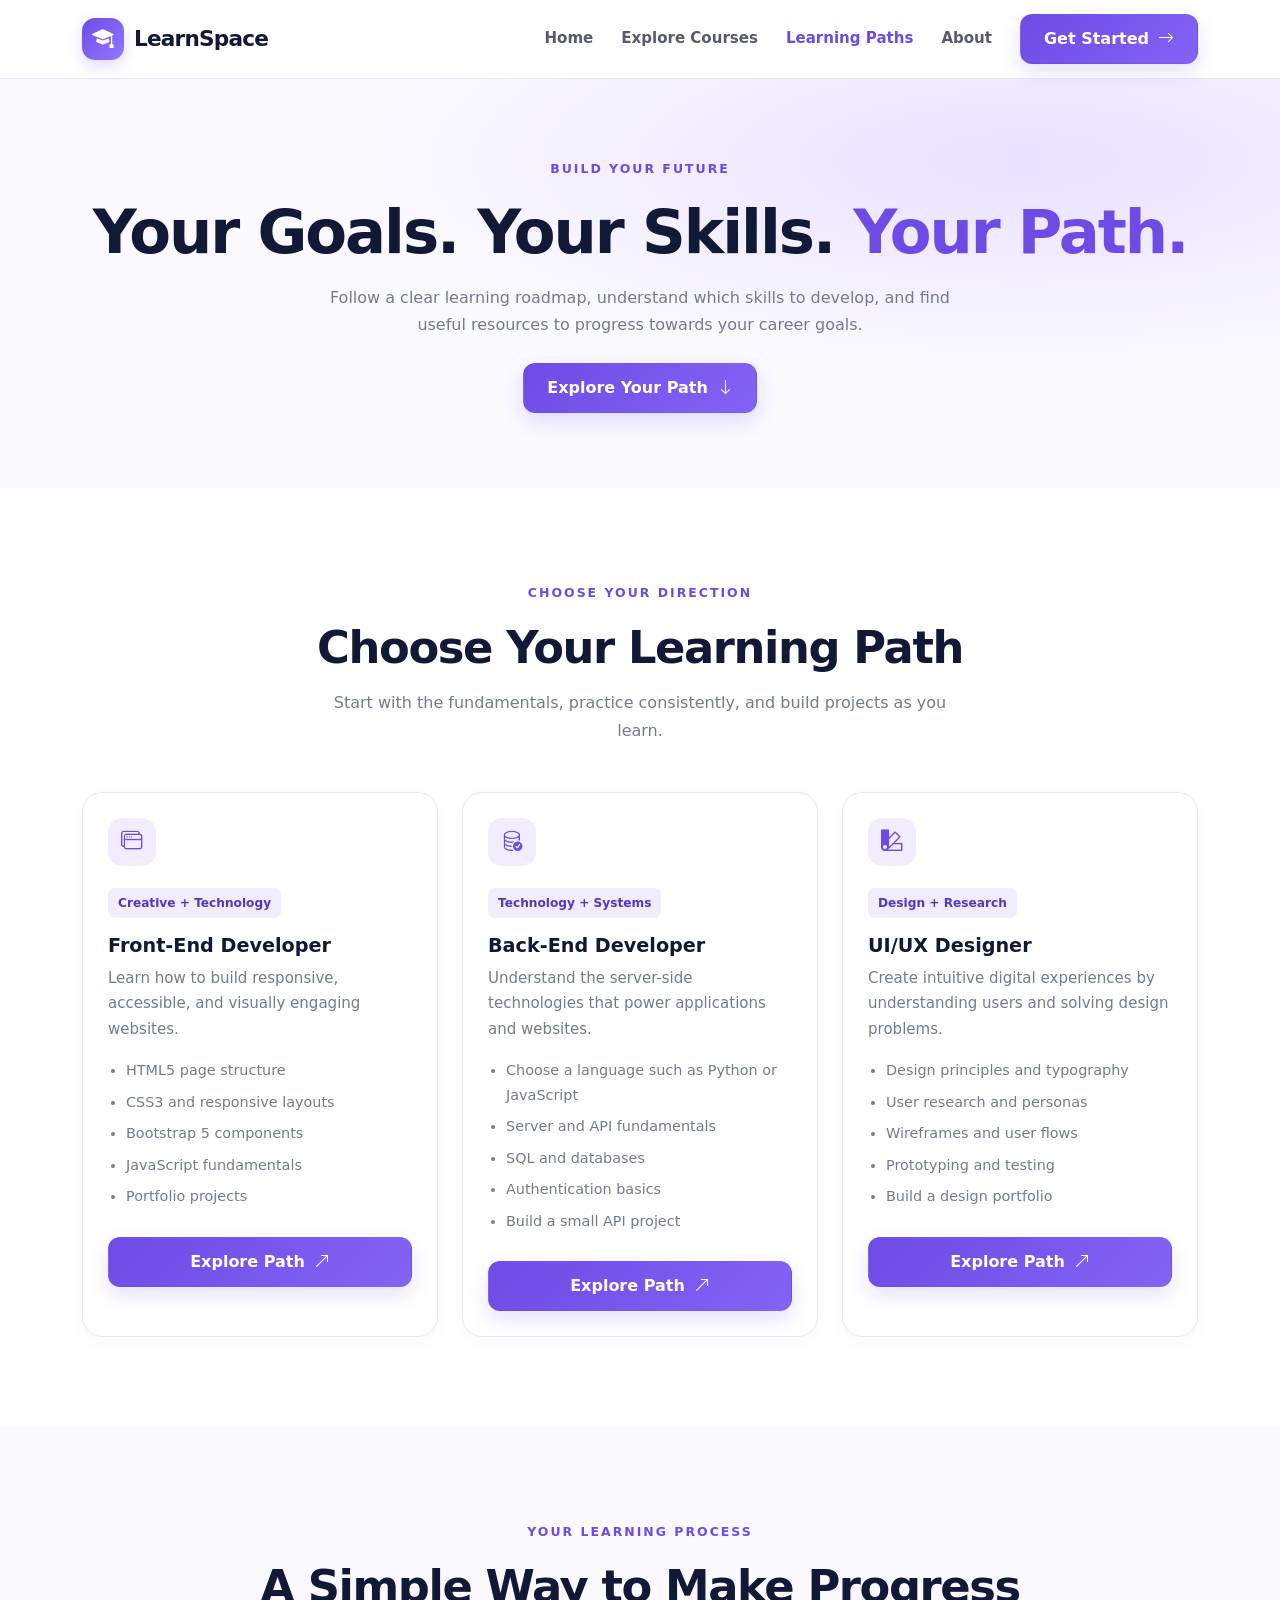
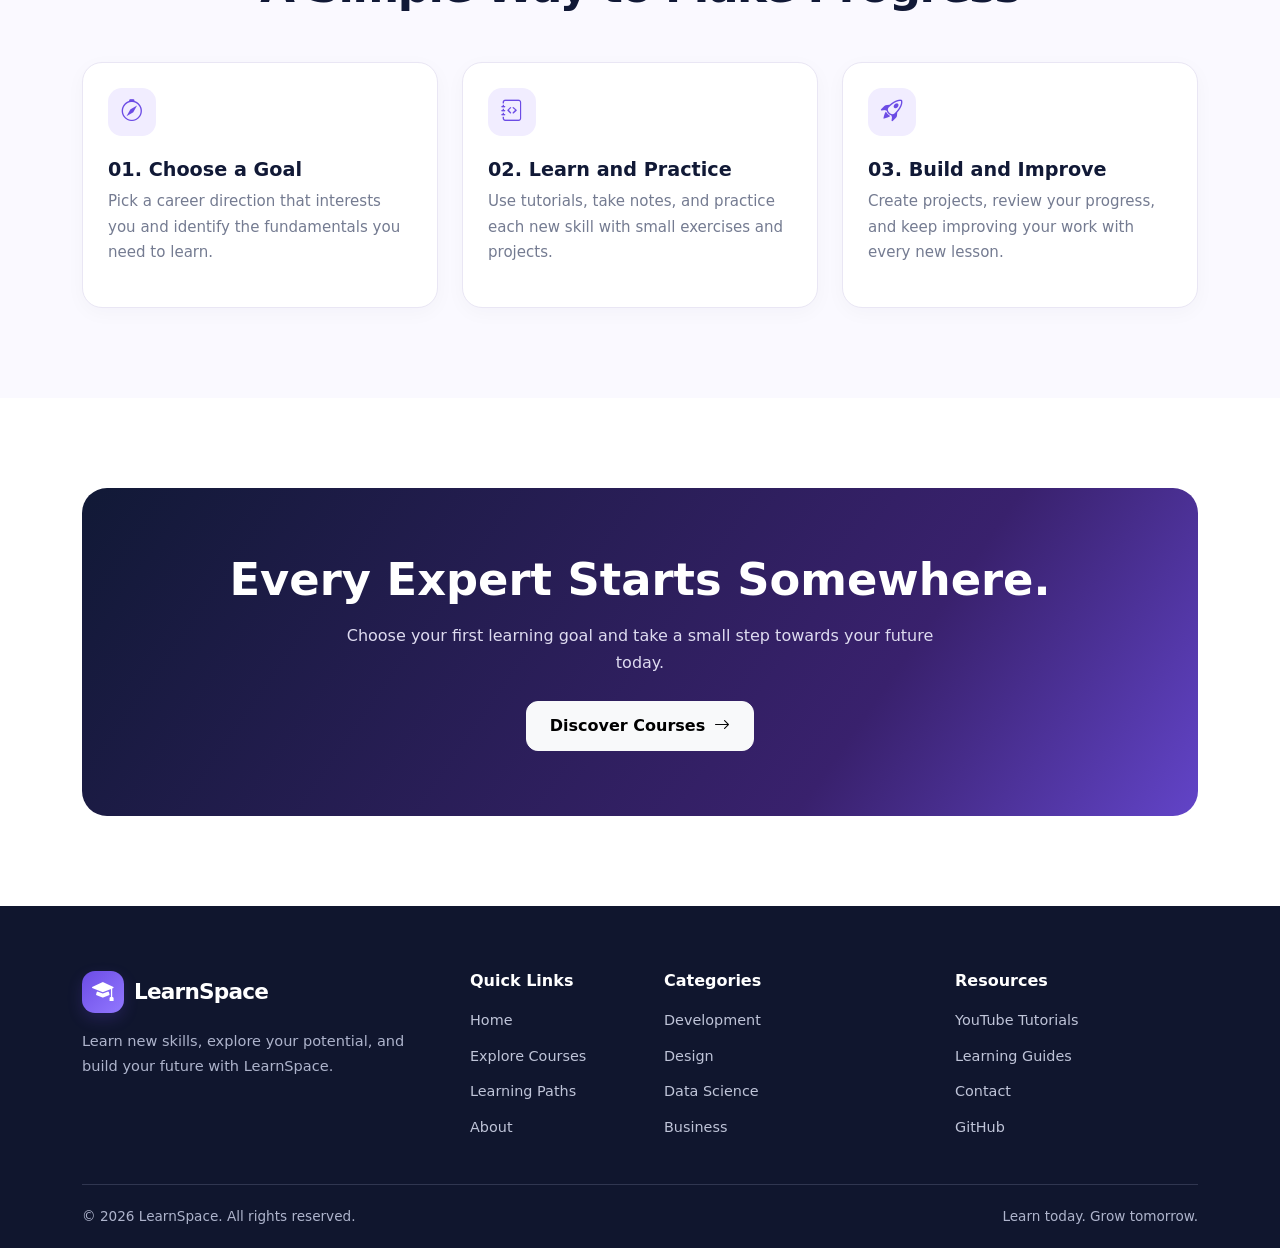
<file: learning-paths.html>
<!DOCTYPE html>
<html lang="en">
<head>
    <meta charset="UTF-8">
    <meta name="viewport" content="width=device-width, initial-scale=1.0">
    <meta name="description" content="Explore structured front-end, back-end, and UI/UX design learning paths with LearnSpace.">
    <title>Learning Paths | LearnSpace</title>
    <link href="https://cdn.jsdelivr.net/npm/bootstrap@5.3.3/dist/css/bootstrap.min.css" rel="stylesheet">
    <link href="https://cdn.jsdelivr.net/npm/bootstrap-icons@1.11.3/font/bootstrap-icons.min.css" rel="stylesheet">
    <link rel="stylesheet" href="style.css">
</head>
<body>

<header class="site-nav">
    <nav class="container nav-inner" aria-label="Main navigation">
        <a href="index.html" class="brand">
            <span class="brand-icon"><i class="bi bi-mortarboard-fill"></i></span>
            LearnSpace
        </a>
        <input type="checkbox" id="nav-toggle" class="nav-toggle">
        <label for="nav-toggle" class="nav-toggle-label" aria-label="Toggle navigation"><i class="bi bi-list"></i></label>
        <div class="nav-links">
            <a href="index.html">Home</a>
            <a href="courses.html">Explore Courses</a>
            <a href="learning-paths.html" class="active">Learning Paths</a>
            <a href="about.html">About</a>
            <a href="#paths" class="btn btn-primary-custom">Get Started <i class="bi bi-arrow-right"></i></a>
        </div>
    </nav>
</header>

<main>
    <section class="page-hero">
        <div class="container">
            <span class="section-label">Build your future</span>
            <h1>Your Goals. Your Skills. <span class="text-purple">Your Path.</span></h1>
            <p>Follow a clear learning roadmap, understand which skills to develop, and find useful resources to progress towards your career goals.</p>
            <div class="mt-4">
                <a href="#paths" class="btn btn-primary-custom">Explore Your Path <i class="bi bi-arrow-down"></i></a>
            </div>
        </div>
    </section>

    <!-- Learning path cards -->
    <section id="paths">
        <div class="container">
            <div class="text-center mb-5">
                <span class="section-label">Choose your direction</span>
                <h2 class="section-title mt-3">Choose Your Learning Path</h2>
                <p class="section-description">Start with the fundamentals, practice consistently, and build projects as you learn.</p>
            </div>

            <div class="row g-4">
                <div class="col-md-6 col-lg-4">
                    <article class="path-card">
                        <div class="path-icon"><i class="bi bi-window-stack"></i></div>
                        <span class="tag mb-3">Creative + Technology</span>
                        <h3>Front-End Developer</h3>
                        <p>Learn how to build responsive, accessible, and visually engaging websites.</p>
                        <ul>
                            <li>HTML5 page structure</li>
                            <li>CSS3 and responsive layouts</li>
                            <li>Bootstrap 5 components</li>
                            <li>JavaScript fundamentals</li>
                            <li>Portfolio projects</li>
                        </ul>
                        <a href="https://www.youtube.com/results?search_query=front+end+web+development+roadmap+for+beginners" target="_blank" rel="noopener noreferrer" class="btn btn-primary-custom w-100">
                            Explore Path <i class="bi bi-arrow-up-right"></i>
                        </a>
                    </article>
                </div>

                <div class="col-md-6 col-lg-4">
                    <article class="path-card">
                        <div class="path-icon"><i class="bi bi-database-check"></i></div>
                        <span class="tag mb-3">Technology + Systems</span>
                        <h3>Back-End Developer</h3>
                        <p>Understand the server-side technologies that power applications and websites.</p>
                        <ul>
                            <li>Choose a language such as Python or JavaScript</li>
                            <li>Server and API fundamentals</li>
                            <li>SQL and databases</li>
                            <li>Authentication basics</li>
                            <li>Build a small API project</li>
                        </ul>
                        <a href="https://www.youtube.com/results?search_query=back+end+development+roadmap+for+beginners" target="_blank" rel="noopener noreferrer" class="btn btn-primary-custom w-100">
                            Explore Path <i class="bi bi-arrow-up-right"></i>
                        </a>
                    </article>
                </div>

                <div class="col-md-6 col-lg-4">
                    <article class="path-card">
                        <div class="path-icon"><i class="bi bi-palette2"></i></div>
                        <span class="tag mb-3">Design + Research</span>
                        <h3>UI/UX Designer</h3>
                        <p>Create intuitive digital experiences by understanding users and solving design problems.</p>
                        <ul>
                            <li>Design principles and typography</li>
                            <li>User research and personas</li>
                            <li>Wireframes and user flows</li>
                            <li>Prototyping and testing</li>
                            <li>Build a design portfolio</li>
                        </ul>
                        <a href="https://www.youtube.com/results?search_query=UI+UX+designer+career+roadmap+for+beginners" target="_blank" rel="noopener noreferrer" class="btn btn-primary-custom w-100">
                            Explore Path <i class="bi bi-arrow-up-right"></i>
                        </a>
                    </article>
                </div>
            </div>
        </div>
    </section>

    <!-- Learning process -->
    <section class="section-soft">
        <div class="container">
            <div class="text-center mb-5">
                <span class="section-label">Your learning process</span>
                <h2 class="section-title mt-3">A Simple Way to Make Progress</h2>
            </div>

            <div class="row g-4">
                <div class="col-md-4">
                    <div class="benefit-card">
                        <div class="benefit-icon"><i class="bi bi-compass"></i></div>
                        <h3>01. Choose a Goal</h3>
                        <p>Pick a career direction that interests you and identify the fundamentals you need to learn.</p>
                    </div>
                </div>
                <div class="col-md-4">
                    <div class="benefit-card">
                        <div class="benefit-icon"><i class="bi bi-journal-code"></i></div>
                        <h3>02. Learn and Practice</h3>
                        <p>Use tutorials, take notes, and practice each new skill with small exercises and projects.</p>
                    </div>
                </div>
                <div class="col-md-4">
                    <div class="benefit-card">
                        <div class="benefit-icon"><i class="bi bi-rocket-takeoff"></i></div>
                        <h3>03. Build and Improve</h3>
                        <p>Create projects, review your progress, and keep improving your work with every new lesson.</p>
                    </div>
                </div>
            </div>
        </div>
    </section>

    <section>
        <div class="container">
            <div class="cta-section">
                <h2>Every Expert Starts Somewhere.</h2>
                <p>Choose your first learning goal and take a small step towards your future today.</p>
                <a href="courses.html" class="btn btn-light">Discover Courses <i class="bi bi-arrow-right"></i></a>
            </div>
        </div>
    </section>
</main>

<footer class="site-footer">
    <div class="container">
        <div class="row g-5">
            <div class="col-lg-4 col-md-6">
                <a href="index.html" class="brand"><span class="brand-icon"><i class="bi bi-mortarboard-fill"></i></span>LearnSpace</a>
                <p class="mt-3">Learn new skills, explore your potential, and build your future with LearnSpace.</p>
            </div>
            <div class="col-6 col-lg-2 col-md-6">
                <h3>Quick Links</h3>
                <div class="footer-links">
                    <a href="index.html">Home</a>
                    <a href="courses.html">Explore Courses</a>
                    <a href="learning-paths.html">Learning Paths</a>
                    <a href="about.html">About</a>
                </div>
            </div>
            <div class="col-6 col-lg-3 col-md-6">
                <h3>Categories</h3>
                <div class="footer-links">
                    <a href="https://www.youtube.com/results?search_query=web+development" target="_blank" rel="noopener noreferrer">Development</a>
                    <a href="https://www.youtube.com/results?search_query=UI+UX+design" target="_blank" rel="noopener noreferrer">Design</a>
                    <a href="https://www.youtube.com/results?search_query=data+science" target="_blank" rel="noopener noreferrer">Data Science</a>
                    <a href="https://www.youtube.com/results?search_query=business+entrepreneurship" target="_blank" rel="noopener noreferrer">Business</a>
                </div>
            </div>
            <div class="col-lg-3 col-md-6">
                <h3>Resources</h3>
                <div class="footer-links">
                    <a href="https://www.youtube.com/" target="_blank" rel="noopener noreferrer">YouTube Tutorials</a>
                    <a href="https://developer.mozilla.org/" target="_blank" rel="noopener noreferrer">Learning Guides</a>
                    <a href="mailto:hello@learnspace.example">Contact</a>
                    <a href="https://github.com/" target="_blank" rel="noopener noreferrer">GitHub</a>
                </div>
            </div>
        </div>
        <div class="footer-bottom d-flex flex-wrap justify-content-between gap-2">
            <span>© 2026 LearnSpace. All rights reserved.</span>
            <span>Learn today. Grow tomorrow.</span>
        </div>
    </div>
</footer>
</body>
</html>
</file>
<file: style.css>
/* 
/* ========================================
   LearnSpace - Shared Design System
======================================== */

:root {
    --navy: #111936;
    --navy-light: #1c2850;
    --purple: #6c4ce5;
    --purple-dark: #5435c5;
    --lavender: #f1edff;
    --background: #faf9ff;
    --white: #ffffff;
    --text: #252b42;
    --muted: #747b91;
    --border: #e9e6f4;
    --shadow: 0 12px 35px rgba(35, 28, 75, 0.08);
    --radius: 20px;
}

* {
    box-sizing: border-box;
}

html {
    scroll-behavior: smooth;
    scroll-padding-top: 90px;
}

body {
    margin: 0;
    font-family: system-ui, -apple-system, "Segoe UI", sans-serif;
    color: var(--text);
    background: var(--white);
    line-height: 1.7;
}

img {
    max-width: 100%;
    display: block;
}

a {
    color: inherit;
    text-decoration: none;
}

a:focus-visible,
input:focus-visible,
button:focus-visible {
    outline: 3px solid #a99aff;
    outline-offset: 4px;
}

section {
    padding: 90px 0;
}

.section-soft {
    background: var(--background);
}

.section-label {
    color: var(--purple);
    font-size: 0.78rem;
    font-weight: 800;
    letter-spacing: 2px;
    text-transform: uppercase;
}

.section-title {
    color: var(--navy);
    font-size: clamp(2rem, 4vw, 2.8rem);
    font-weight: 800;
    letter-spacing: -1.4px;
    line-height: 1.2;
}

.section-description {
    max-width: 620px;
    margin: 15px auto 0;
    color: var(--muted);
}

/* Navbar */

.site-nav {
    position: sticky;
    top: 0;
    z-index: 1000;
    background: rgba(255, 255, 255, 0.97);
    border-bottom: 1px solid var(--border);
}

.nav-inner {
    min-height: 78px;
    display: flex;
    align-items: center;
    justify-content: space-between;
    gap: 24px;
}

.brand {
    display: inline-flex;
    align-items: center;
    gap: 10px;
    flex-shrink: 0;
    font-size: 1.35rem;
    font-weight: 850;
    color: var(--navy);
    letter-spacing: -0.8px;
}

.brand-icon {
    display: grid;
    place-items: center;
    width: 42px;
    height: 42px;
    color: white;
    background: linear-gradient(135deg, var(--purple), #9278ff);
    border-radius: 13px;
    box-shadow: 0 6px 15px #6c4ce533;
}

.nav-toggle {
    position: absolute;
    opacity: 0;
    pointer-events: none;
}

.nav-toggle-label {
    display: none;
    font-size: 1.65rem;
    color: var(--navy);
    cursor: pointer;
}

.nav-links {
    display: flex;
    align-items: center;
    gap: 28px;
}

.nav-links > a:not(.btn) {
    color: #555b70;
    font-size: 0.94rem;
    font-weight: 600;
    transition: color 0.2s ease;
}

.nav-links > a:not(.btn):hover,
.nav-links > a.active {
    color: var(--purple);
}

.btn {
    display: inline-flex;
    justify-content: center;
    align-items: center;
    gap: 9px;
    min-height: 48px;
    padding: 12px 23px;
    border-radius: 12px;
    font-weight: 700;
    transition: transform 0.2s ease, box-shadow 0.2s ease;
}

.btn:hover {
    transform: translateY(-2px);
}

.btn-primary-custom {
    color: white;
    background: linear-gradient(135deg, var(--purple), #8264f5);
    box-shadow: 0 8px 20px #6c4ce52b;
}

.btn-primary-custom:hover {
    color: white;
    box-shadow: 0 12px 24px #6c4ce544;
}

.btn-outline-custom {
    color: var(--navy);
    background: white;
    border: 1px solid var(--border);
}

.btn-outline-custom:hover {
    color: var(--purple);
    border-color: var(--purple);
}

/* Hero */

.hero {
    position: relative;
    overflow: hidden;
    padding: 85px 0 95px;
    background:
        radial-gradient(ellipse at 85% 20%, #e8e0ff 0%, transparent 40%),
        linear-gradient(120deg, #fbfaff, #f3efff);
}

.hero h1 {
    margin: 20px 0;
    color: var(--navy);
    font-size: clamp(2.7rem, 5.2vw, 4.4rem);
    font-weight: 850;
    letter-spacing: -2.7px;
    line-height: 1.1;
}

.text-purple {
    color: var(--purple);
}

.hero p {
    max-width: 570px;
    color: var(--muted);
    font-size: 1.08rem;
}

.hero-badge {
    display: inline-flex;
    align-items: center;
    gap: 8px;
    padding: 9px 15px;
    border: 1px solid #e5dcff;
    border-radius: 50px;
    color: var(--purple-dark);
    background: #ffffffb8;
    font-size: 0.82rem;
    font-weight: 750;
}

.hero-actions {
    display: flex;
    flex-wrap: wrap;
    gap: 13px;
    margin-top: 28px;
}

.hero-visual {
    position: relative;
    min-height: 390px;
    display: grid;
    place-items: center;
}

.dashboard {
    width: 100%;
    max-width: 430px;
    padding: 26px;
    background: white;
    border: 1px solid #ffffff;
    border-radius: 25px;
    box-shadow: 0 25px 65px #3d2c801b;
    transform: rotate(-2deg);
}

.dashboard-top {
    display: flex;
    justify-content: space-between;
    align-items: center;
    gap: 10px;
    margin-bottom: 22px;
}

.dashboard-top small,
.muted {
    color: var(--muted);
}

.progress-track {
    height: 8px;
    overflow: hidden;
    border-radius: 20px;
    background: #eeeafa;
}

.progress-fill {
    height: 100%;
    border-radius: inherit;
    background: linear-gradient(90deg, var(--purple), #a18bff);
}

.mini-course {
    display: flex;
    align-items: center;
    gap: 13px;
    margin-top: 15px;
    padding: 14px;
    border: 1px solid var(--border);
    border-radius: 15px;
}

.mini-icon,
.path-icon,
.benefit-icon {
    display: grid;
    place-items: center;
    flex-shrink: 0;
    width: 48px;
    height: 48px;
    color: var(--purple);
    background: var(--lavender);
    border-radius: 14px;
    font-size: 1.35rem;
}

.float-card {
    position: absolute;
    padding: 13px 17px;
    color: var(--navy);
    background: white;
    border-radius: 15px;
    box-shadow: var(--shadow);
    font-weight: 750;
}

.float-one {
    top: 30px;
    right: -5px;
}

.float-two {
    bottom: 30px;
    left: -5px;
}

/* Search */

.search-box {
    display: flex;
    align-items: center;
    gap: 12px;
    max-width: 720px;
    margin: 30px auto 25px;
    padding: 9px 10px 9px 20px;
    background: white;
    border: 1px solid var(--border);
    border-radius: 16px;
    box-shadow: var(--shadow);
}

.search-box i {
    color: var(--purple);
    font-size: 1.2rem;
}

.search-box input {
    width: 100%;
    min-width: 0;
    padding: 9px 0;
    border: 0;
    outline: none;
    color: var(--text);
    background: transparent;
}

.search-box input:focus-visible {
    outline: 2px solid #a99aff;
    outline-offset: 2px;
}

.category-chip {
    display: inline-flex;
    align-items: center;
    gap: 9px;
    padding: 11px 19px;
    color: var(--navy);
    background: white;
    border: 1px solid var(--border);
    border-radius: 50px;
    font-size: 0.9rem;
    font-weight: 700;
    transition: all 0.2s ease;
}

.category-chip i {
    color: var(--purple);
}

.category-chip:hover {
    color: white;
    background: var(--purple);
    border-color: var(--purple);
    transform: translateY(-3px);
}

.category-chip:hover i {
    color: white;
}

/* Cards */

.course-card,
.path-card,
.benefit-card,
.testimonial-card {
    height: 100%;
    overflow: hidden;
    background: white;
    border: 1px solid var(--border);
    border-radius: var(--radius);
    box-shadow: 0 5px 20px #24204b08;
    transition: transform 0.25s ease, box-shadow 0.25s ease;
}

.course-card:hover,
.path-card:hover,
.benefit-card:hover,
.testimonial-card:hover {
    transform: translateY(-6px);
    box-shadow: var(--shadow);
}

.course-art {
    display: grid;
    place-items: center;
    min-height: 190px;
    font-size: 4rem;
    color: var(--purple);
    background: linear-gradient(135deg, #f0ebff, #e2dcff);
}

.course-art.design {
    color: #d45b94;
    background: linear-gradient(135deg, #fff0f6, #fce0ec);
}

.course-art.data {
    color: #168a91;
    background: linear-gradient(135deg, #e5fbf7, #d6f4ed);
}

.course-body,
.path-card,
.benefit-card,
.testimonial-card {
    padding: 25px;
}

.course-body {
    display: flex;
    flex-direction: column;
    min-height: 275px;
}

.course-body h3,
.path-card h3,
.benefit-card h3 {
    color: var(--navy);
    font-size: 1.2rem;
    font-weight: 800;
}

.course-body p,
.path-card p,
.benefit-card p,
.testimonial-card p {
    color: var(--muted);
    font-size: 0.94rem;
}

.tag {
    display: inline-block;
    padding: 5px 10px;
    color: var(--purple-dark);
    background: var(--lavender);
    border-radius: 7px;
    font-size: 0.76rem;
    font-weight: 750;
}

.course-meta {
    display: flex;
    flex-wrap: wrap;
    gap: 15px;
    margin: 12px 0;
    color: var(--muted);
    font-size: 0.84rem;
}

.course-body .btn {
    margin-top: auto;
    align-self: flex-start;
}

/* Paths and benefits */

.path-card .path-icon,
.benefit-card .benefit-icon {
    margin-bottom: 22px;
}

.path-card ul {
    padding-left: 18px;
    color: var(--muted);
    font-size: 0.9rem;
}

.path-card li {
    margin: 7px 0;
}

.path-card .btn {
    margin-top: 12px;
}

/* Testimonials */

.stars {
    color: #f2ad32;
    letter-spacing: 2px;
}

.avatar {
    display: grid;
    place-items: center;
    width: 48px;
    height: 48px;
    flex-shrink: 0;
    color: var(--purple-dark);
    background: var(--lavender);
    border-radius: 50%;
    font-weight: 800;
}

.person {
    display: flex;
    align-items: center;
    gap: 12px;
    margin-top: 22px;
}

.person strong {
    display: block;
    color: var(--navy);
}

.person small {
    color: var(--muted);
}

/* Inner pages */

.page-hero {
    padding: 75px 0;
    text-align: center;
    background:
        radial-gradient(ellipse at 80% 20%, #e9e1ff, transparent 45%),
        var(--background);
}

.page-hero h1 {
    margin: 15px auto;
    color: var(--navy);
    font-size: clamp(2.4rem, 5vw, 3.8rem);
    font-weight: 850;
    letter-spacing: -2px;
}

.page-hero p {
    max-width: 650px;
    margin: 0 auto;
    color: var(--muted);
}

.stat-card {
    height: 100%;
    padding: 25px;
    text-align: center;
    background: white;
    border: 1px solid var(--border);
    border-radius: 18px;
}

.stat-card h3 {
    color: var(--purple);
    font-size: 2rem;
    font-weight: 850;
}

.cta-section {
    padding: 65px 25px;
    color: white;
    text-align: center;
    background: linear-gradient(125deg, #111936, #39216d 70%, #6244c8);
    border-radius: 25px;
}

.cta-section h2 {
    font-size: clamp(2rem, 4vw, 2.8rem);
    font-weight: 850;
}

.cta-section p {
    max-width: 620px;
    margin: 15px auto 25px;
    color: #dedbf0;
}

/* Footer */

.site-footer {
    padding: 65px 0 20px;
    color: #d4d7e7;
    background: #10162e;
}

.site-footer .brand {
    color: white;
}

.site-footer p {
    color: #aeb4cc;
    font-size: 0.91rem;
}

.site-footer h3 {
    margin-bottom: 18px;
    color: white;
    font-size: 1rem;
    font-weight: 800;
}

.footer-links {
    display: flex;
    flex-direction: column;
    gap: 11px;
}

.footer-links a {
    color: #bfc4d8;
    font-size: 0.9rem;
    transition: color 0.2s ease;
}

.footer-links a:hover {
    color: white;
}

.footer-bottom {
    margin-top: 45px;
    padding-top: 20px;
    border-top: 1px solid #303650;
    color: #aeb4cc;
    font-size: 0.85rem;
}

/* Responsive layout */

@media (max-width: 991.98px) {
    .nav-inner {
        flex-wrap: wrap;
        padding-top: 14px;
        padding-bottom: 14px;
    }

    .nav-toggle-label {
        display: block;
        order: 2;
    }

    .nav-links {
        display: none;
        order: 3;
        flex-basis: 100%;
        align-items: stretch;
        flex-direction: column;
        gap: 0;
        padding: 12px 0;
    }

    .nav-toggle:checked ~ .nav-links {
        display: flex;
    }

    .nav-links > a:not(.btn) {
        padding: 12px 5px;
    }

    .nav-links .btn {
        margin-top: 10px;
    }

    .hero {
        padding: 65px 0;
    }

    .hero-visual {
        min-height: 340px;
        margin-top: 20px;
    }

    section {
        padding: 70px 0;
    }
}

@media (max-width: 575.98px) {
    .hero h1 {
        letter-spacing: -1.5px;
    }

    .hero-visual {
        min-height: 300px;
    }

    .dashboard {
        padding: 18px;
    }

    .float-one {
        right: 0;
    }

    .float-two {
        left: 0;
    }

    .search-box {
        flex-wrap: wrap;
    }

    .search-box .btn {
        width: 100%;
    }

    .course-body,
    .path-card,
    .benefit-card,
    .testimonial-card {
        padding: 20px;
    }

    .site-footer {
        padding-top: 45px;
    }

    .cta-section {
        padding: 45px 20px;
    }
}

@media (prefers-reduced-motion: reduce) {
    *,
    *::before,
    *::after {
        scroll-behavior: auto !important;
        transition: none !important;
        animation: none !important;
    }
}
</file>
